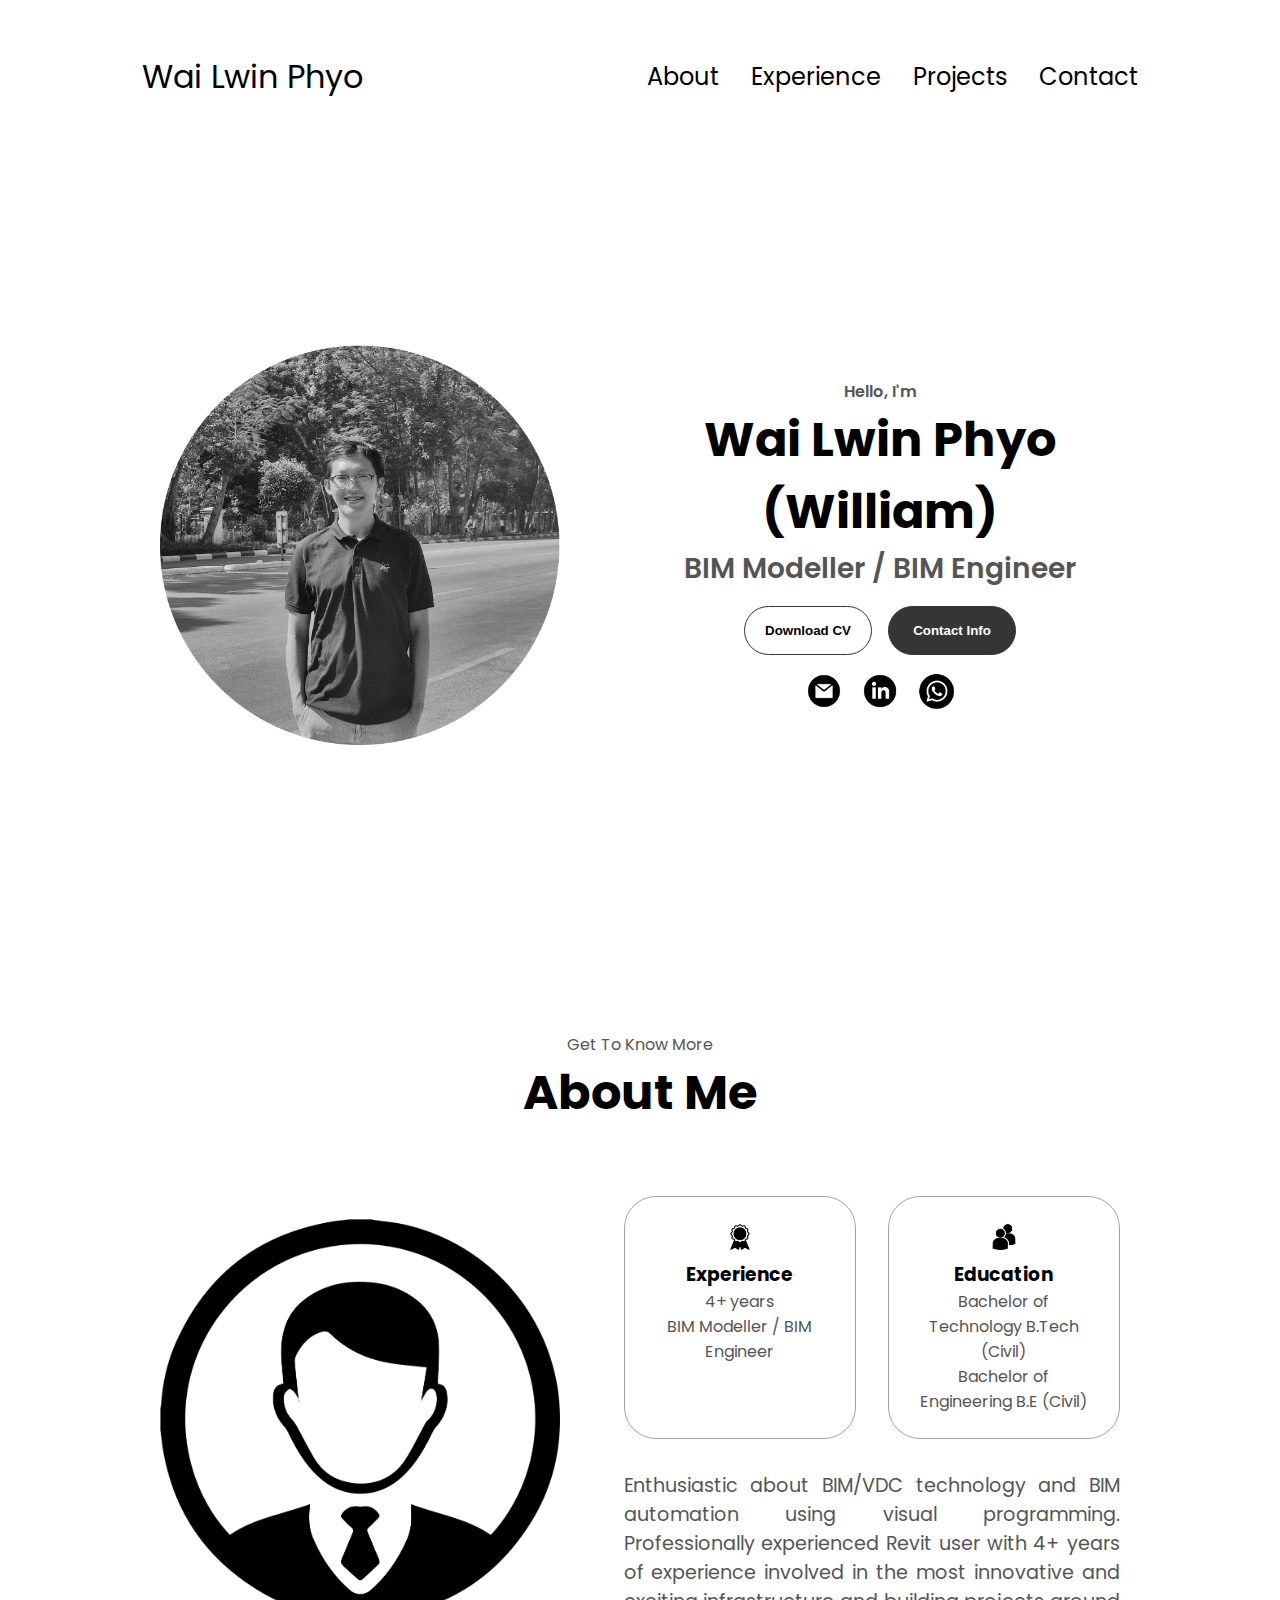
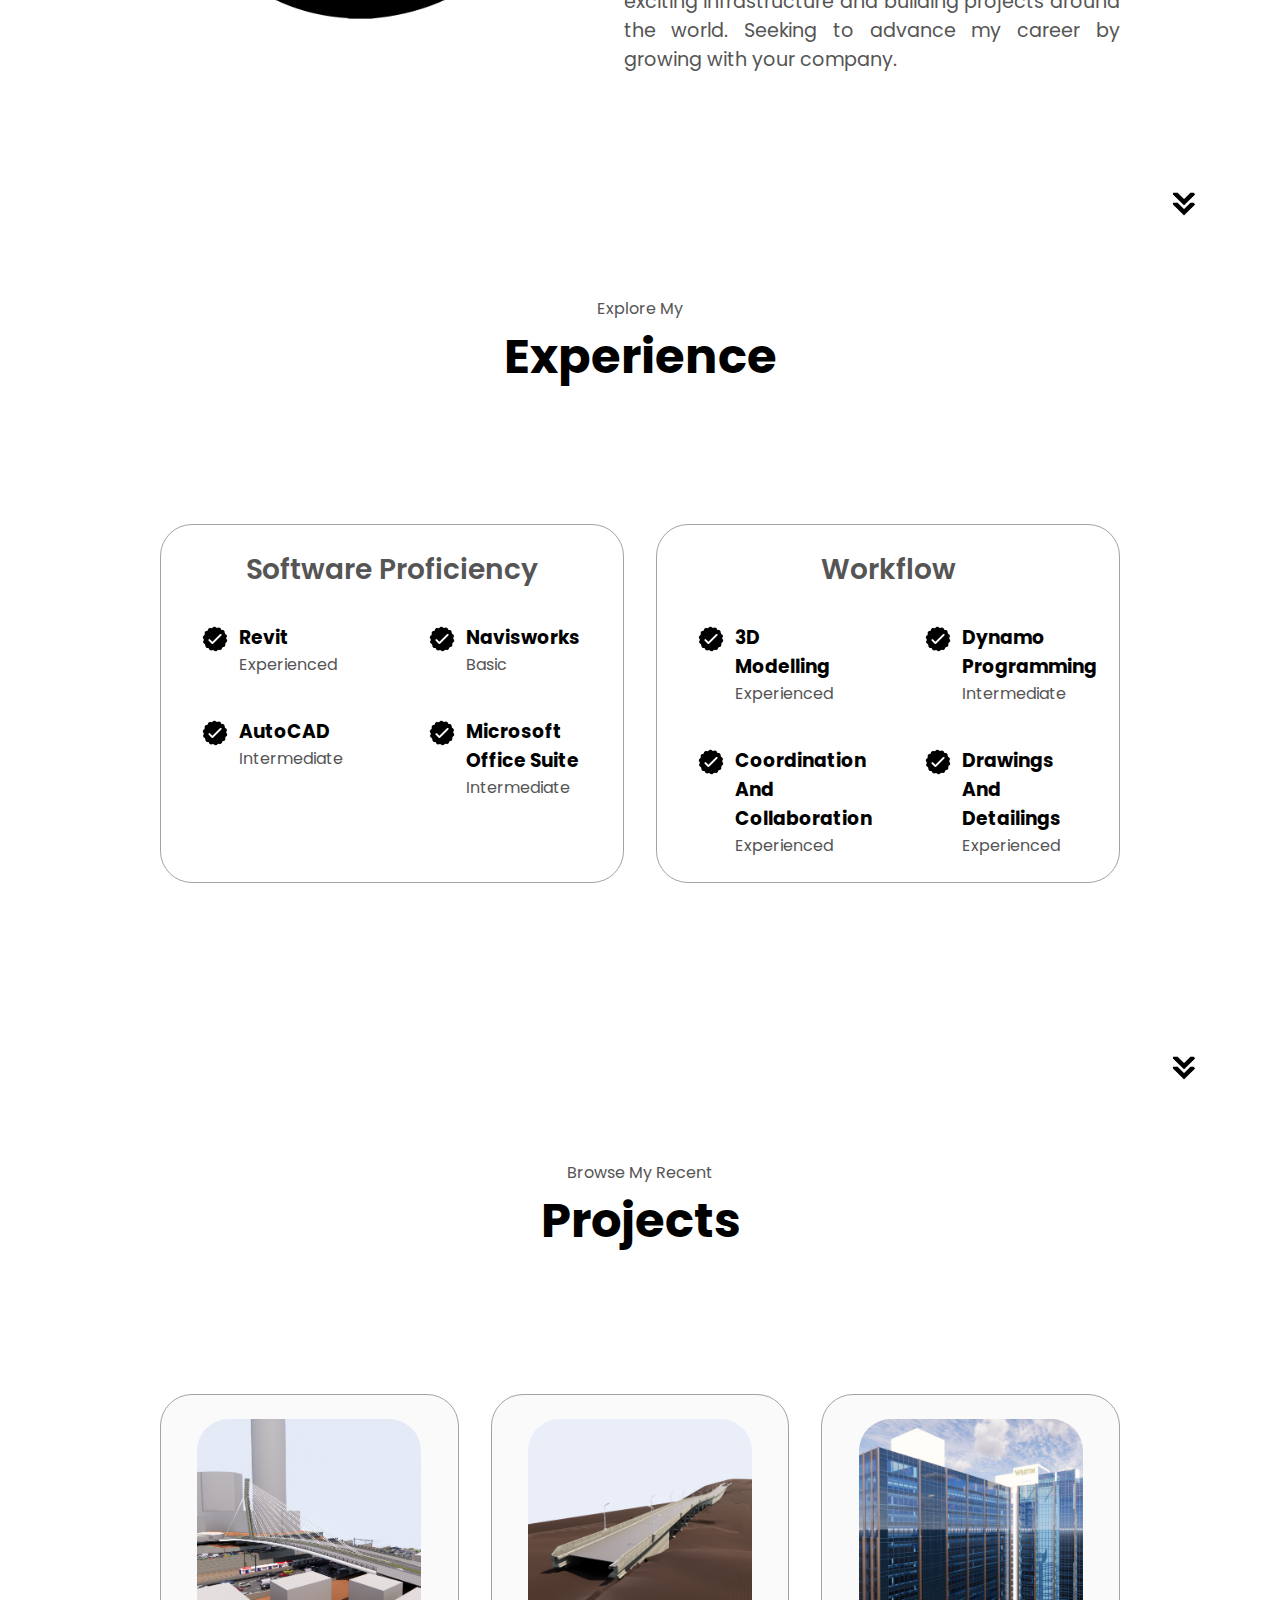
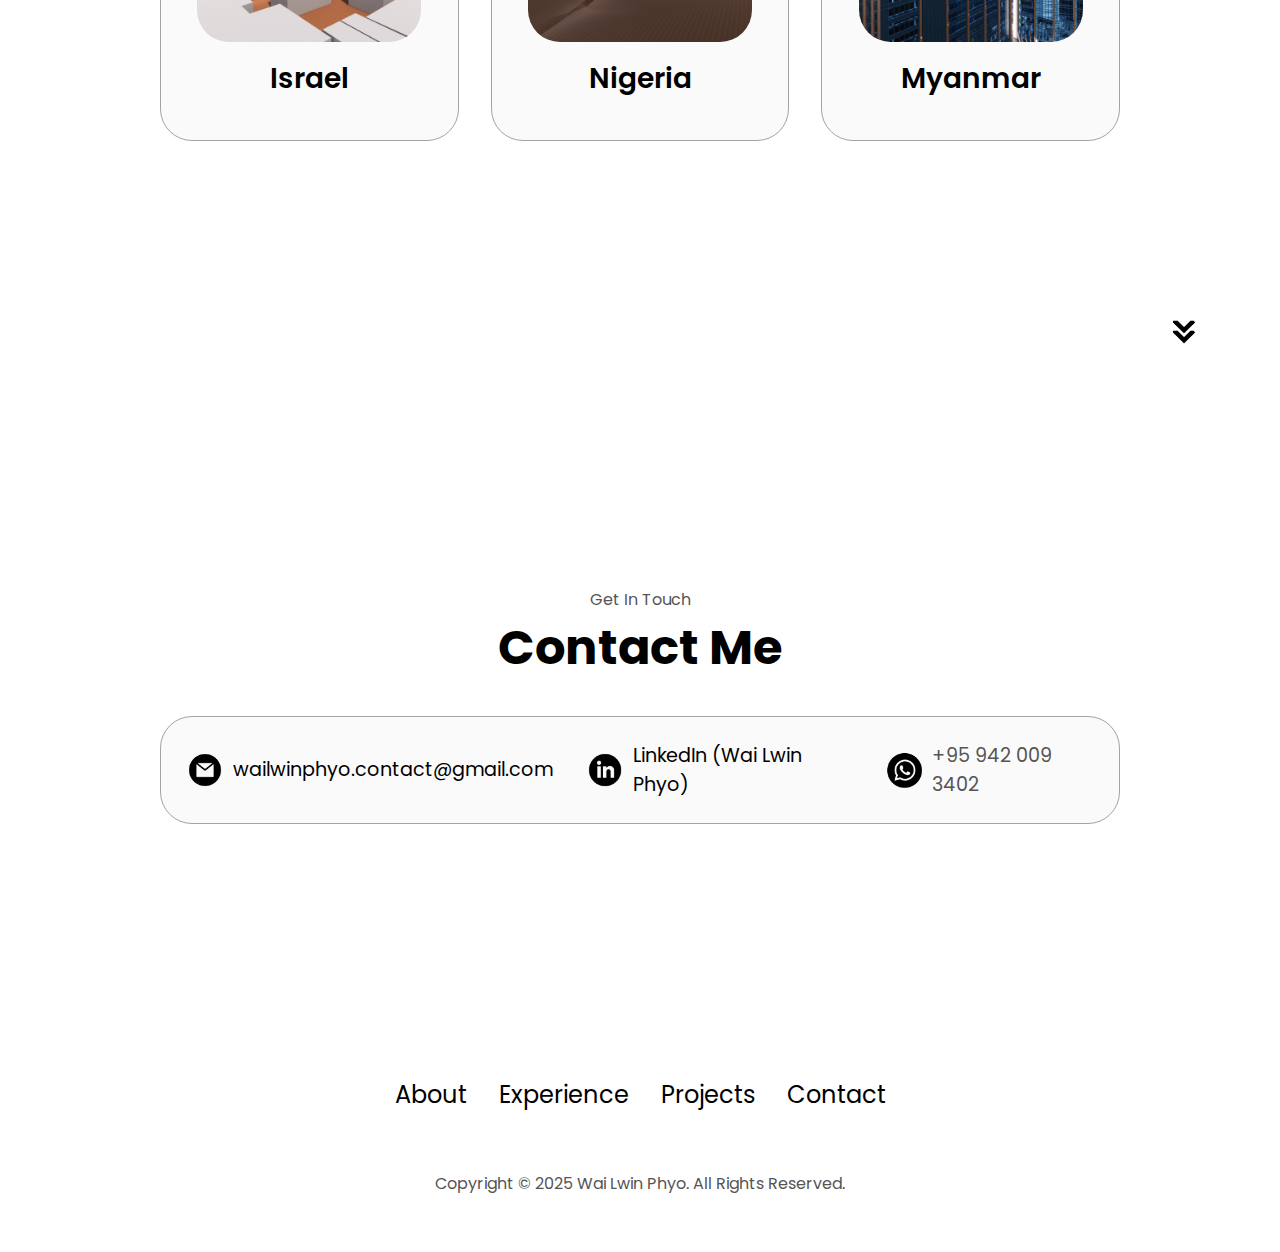
<file: index.html>
<!DOCTYPE html>
<html lang="en">
    <head>
    <meta charset="UTF-8">
    <meta name="viewport" content="width=device-width, initial-scale=1.0">
    <title>My Portfolio</title>
    <link rel="stylesheet" href="style.css">
    <link rel="stylesheet" href="mediaqueries.css">
    </head>
    <body>
    <nav id="desktop-nav">
        <div class="logo">Wai Lwin Phyo</div>
        <div>
            <ul class="nav-links">
                <li><a href="#about">About</a></li>
                <li><a href="#experience">Experience</a></li>
                <li><a href="#projects">Projects</a></li>
                <li><a href="#contact">Contact</a></li>
            </ul>
        </div>
    </nav>
    <nav id="hamburger-nav">
        <div class="logo">Wai Lwin Phyo</div>
        <div class="hamburger-menu">
            <div class="hamburger-icon" onclick="toggleMenu()">
            <span></span>
            <span></span>
            <span></span>
        </div>
        <div class="menu-links">
            <li><a href="#about" onclick="toggleMenu()">About</a></li>
            <li><a href="#experience" onclick="toggleMenu()">Experience</a></li>
            <li><a href="#projects" onclick="toggleMenu()">Projects</a></li>
            <li><a href="#contact" onclick="toggleMenu()">Contact</a></li>
        </div>
        </div>
    </nav>
    <section id="profile">
        <div class="section__pic-container">
            <img src="./assets/My Profile Circle.png" alt="Wai Lwin Phyo profile picture">
        </div>
        <div class="section__text">
            <p class="section__text__p1">Hello, I'm</p>
            <h1 class="title">Wai Lwin Phyo (William)</h1>
            <p class="section__text__p2">BIM Modeller / BIM Engineer</p>
            <div class="btn-container">
                <button class="btn btn-color-2" onclick="window.open('./assets/CV_Wai Lwin Phyo.pdf')">Download CV</button>
                <button class="btn btn-color-1" onclick="location.href='./#contact'">Contact Info</button>
            </div>
            <div id="socials-container">
                <img src="./assets/email.png" alt="My email address" class="icon email-icon" onclick="location.href='mailto:wailwinphyo.contact@gmail.com'">
                <img src="./assets/linkedin.png" alt="My LinkedIn profile" class="icon email-icon" onclick="location.href='https://www.linkedin.com/in/wai-lwin-phyo-a63989192?utm_source=share&utm_campaign=share_via&utm_content=profile&utm_medium=ios_app'">
                <img src="./assets/whatsapp.png" alt="My Whatsapp" class="icon email-icon" onclick="location.href='https://wa.me/+959420093402'">
            </div>
        </div>
    </section>
    <section id="about">
        <p class="section__text__p1">Get To Know More</p>
        <h1 class="title">About Me</h1>
        <div class="section-container">
            <div class="section__pic-container">
                <img src="./assets/aboutme.png" alt="Profile picture" class="about-pic">
            </div>
            <div class="about-details-container">
                <div class="about-containers">
                    <div class="details-container">
                        <img src="./assets/experience.png" alt="Experience icon" class="icon">
                        <h3>Experience</h3>
                        <p>4+ years <br />BIM Modeller / BIM Engineer</p>
                    </div>
                    <div class="details-container">
                        <img src="./assets/education.png" alt="Education icon" class="icon">
                        <h3>Education</h3>
                        <p>Bachelor of Technology B.Tech (Civil)</p>
                        <p>Bachelor of Engineering B.E (Civil)</p>
                    </div>
                </div>
                <div class="text-container">
                    <p>Enthusiastic about BIM/VDC technology and BIM automation using visual programming.
                        Professionally experienced Revit user with 4+ years of experience involved
                        in the most innovative and exciting infrastructure and building projects around the world.
                        Seeking to advance my career by growing with your company.</p>
                </div>
            </div>
        </div>
        <img src="./assets/arrow.png" alt="Arrow icon" class="icon arrow" onclick="location.href='./#experience'">
    </section>
    <section id="experience">
        <p class="section__text__p1">Explore My</p>
        <h1 class="title">Experience</h1>
        <div class="experience-details-container">
            <div class="about-containers">
                <div class="details-container">
                    <h2 class="experience-sub-title">Software Proficiency</h2>
                    <div class="article-container">
                        <article>
                            <img src="./assets/checkmark.png" alt="Experience icon" class="icon">
                            <div>
                                <h3>Revit</h3>
                                <p>Experienced</p>
                            </div>
                        </article>
                        <article>
                            <img src="./assets/checkmark.png" alt="Experience icon" class="icon">
                            <div>
                                <h3>Navisworks</h3>
                                <p>Basic</p>
                            </div>
                        </article>
                        <article>
                            <img src="./assets/checkmark.png" alt="Experience icon" class="icon">
                            <div>
                                <h3>AutoCAD</h3>
                                <p>Intermediate</p>
                            </div>
                        </article>
                        <article>
                            <img src="./assets/checkmark.png" alt="Experience icon" class="icon">
                            <div>
                                <h3>Microsoft Office Suite</h3>
                                <p>Intermediate</p>
                            </div>
                        </article>
                    </div>
                </div>
                <div class="details-container">
                    <h2 class="experience-sub-title">Workflow</h2>
                    <div class="article-container">
                        <article>
                            <img src="./assets/checkmark.png" alt="Experience icon" class="icon">
                            <div>
                                <h3>3D Modelling</h3>
                                <p>Experienced</p>
                            </div>
                        </article>
                        <article>
                            <img src="./assets/checkmark.png" alt="Experience icon" class="icon">
                            <div>
                                <h3>Dynamo Programming</h3>
                                <p>Intermediate</p>
                            </div>
                        </article>
                        <article>
                            <img src="./assets/checkmark.png" alt="Experience icon" class="icon">
                            <div>
                                <h3>Coordination And Collaboration</h3>
                                <p>Experienced</p>
                            </div>
                        </article>
                        <article>
                            <img src="./assets/checkmark.png" alt="Experience icon" class="icon">
                            <div>
                                <h3>Drawings And Detailings</h3>
                                <p>Experienced</p>
                            </div>
                        </article>
                    </div>
                </div>
            </div>
        </div>
        <img src="./assets/arrow.png" alt="Arrow icon" class="icon arrow" onclick="location.href='./#projects'">
    </section>
    <section id="projects">
        <p class="section__text__p1">Browse My Recent</p>
        <h1 class="title">Projects</h1>
        <div class="experience-details-container">
            <div class="about-containers">
            <div class="details-container color-container">
                <div class="article-container">
                    <img src="./assets/Project 1.png" alt="Project 1" class="project-img">
                </div>
                <h2 class="experience-sub-title project-title"><a href="israelprojects.html">Israel</a></h2>
            </div>
            <div class="details-container color-container">
                <div class="article-container">
                    <img src="./assets/Project 2.png" alt="Project 2" class="project-img">
                </div>
                <h2 class="experience-sub-title project-title"><a href="nigeriaprojects.html">Nigeria</a></h2>
            </div>
            <div class="details-container color-container">
                <div class="article-container">
                    <img src="./assets/Project 3.png" alt="Project 3" class="project-img">
                </div>
                <h2 class="experience-sub-title project-title"><a href="myanmarprojects.html">Myanmar</a></h2>
            </div>
        </div>
        </div>
        <img src="./assets/arrow.png" alt="Arrow icon" class="icon arrow" onclick="location.href='./#contact'">
    </section>
    <SECTION id="contact">
        <p class="section__text__p1">Get In Touch</p>
        <h1 class="title">Contact Me</h1>
        <div class="contact-info-upper-container">
            <div class="contact-info-container">
                <img src="./assets/email.png" alt="mail icon" class="icon contact-icon email-icon">
                <p><a href="mailto:wailwinphyo.contact@gmail.com">wailwinphyo.contact@gmail.com</a></p>
            </div>
            <div class="contact-info-container">
                <img src="./assets/linkedin.png" alt="LinkedIn icon" class="icon contact-icon email-icon">
                <p><a href="https://www.linkedin.com/in/wai-lwin-phyo-a63989192?utm_source=share&utm_campaign=share_via&utm_content=profile&utm_medium=ios_app">LinkedIn (Wai Lwin Phyo)</a></p>
            </div>
            <div class="contact-info-container">
                <img src="./assets/whatsapp.png" alt="Whatsapp icon" class="icon contact-icon email-icon">
                <p>+95 942 009 3402</p>
            </div>
        </div>
    </SECTION>
    <footer>
        <nav>
            <div class="nav-links-container">
                <ul class="nav-links">
                    <li><a href="#about">About</a></li>
                    <li><a href="#experience">Experience</a></li>
                    <li><a href="#projects">Projects</a></li>
                    <li><a href="#contact">Contact</a></li>
                </ul>
            </div>
        </nav>
        <p>Copyright &#169; 2025 Wai Lwin Phyo. All Rights Reserved.</p>
    </footer>
    <script src="script.js"></script>
    </body>
</html>
</file>
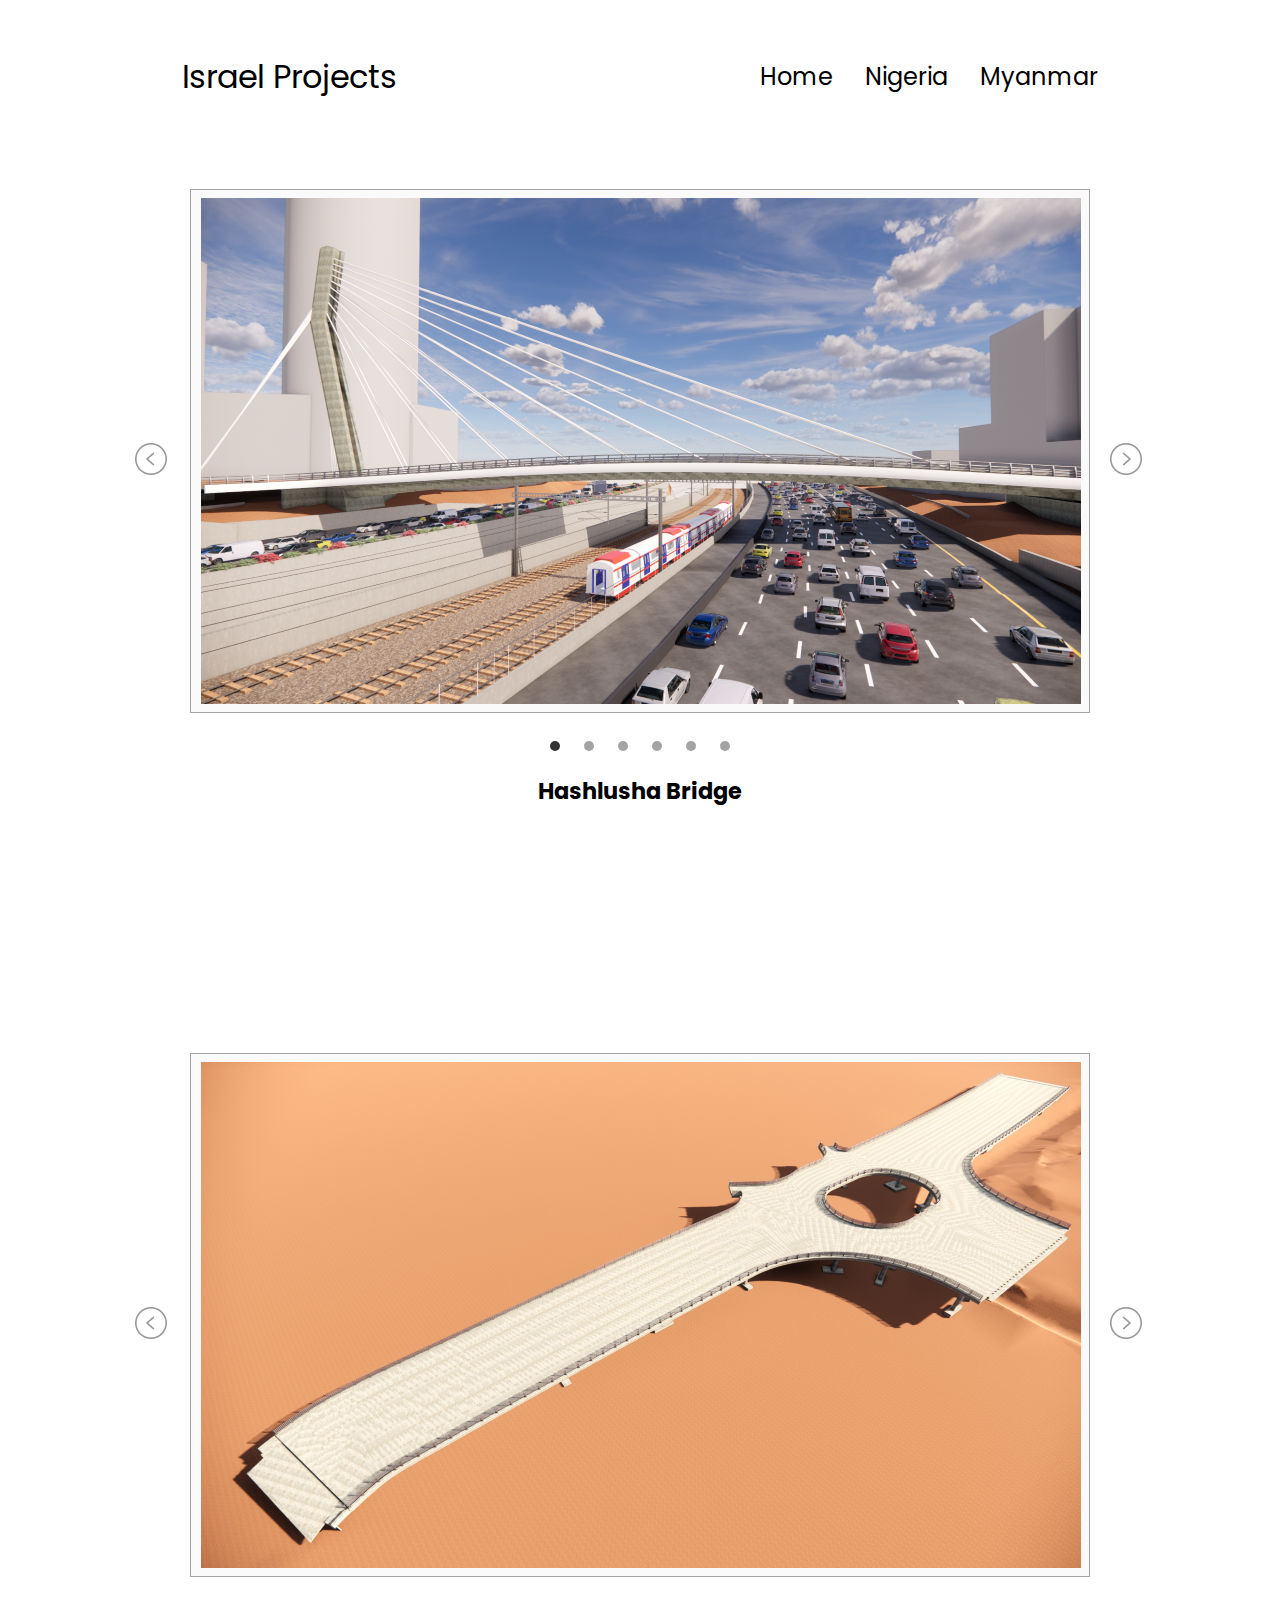
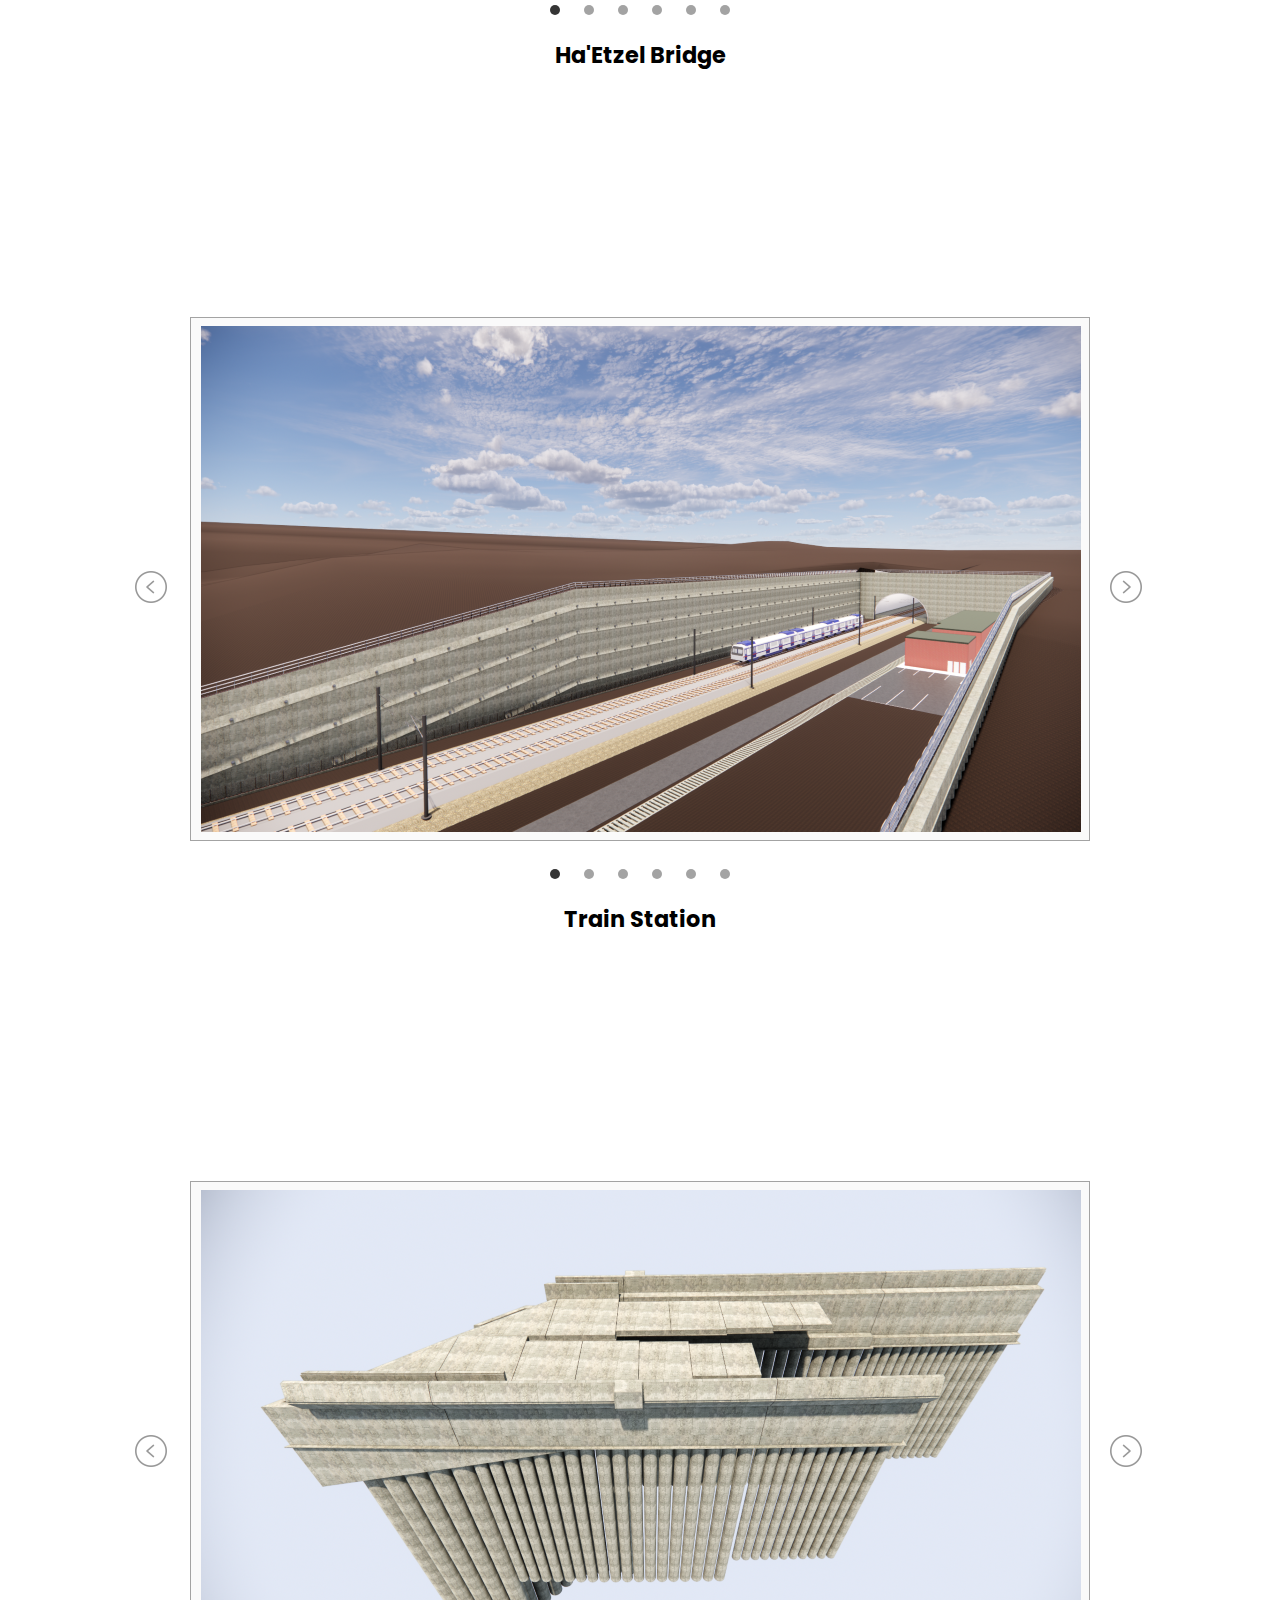
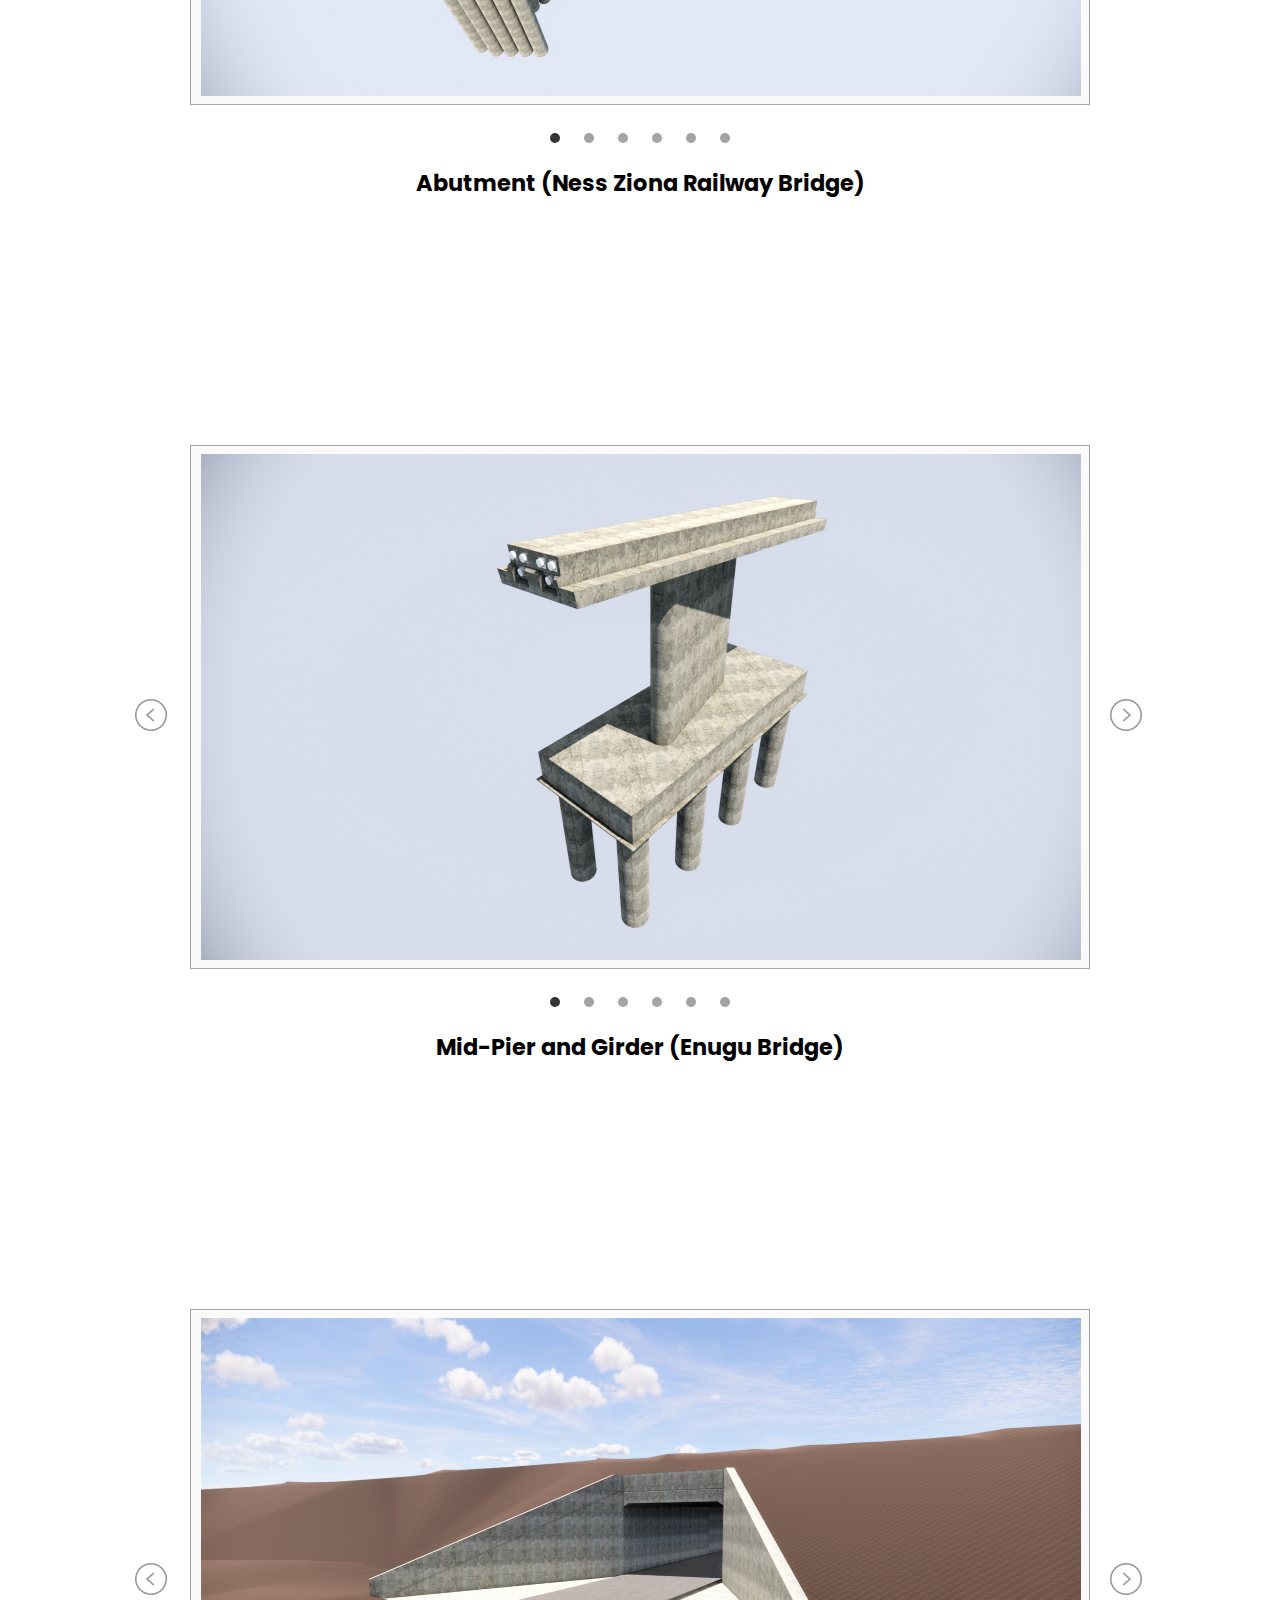
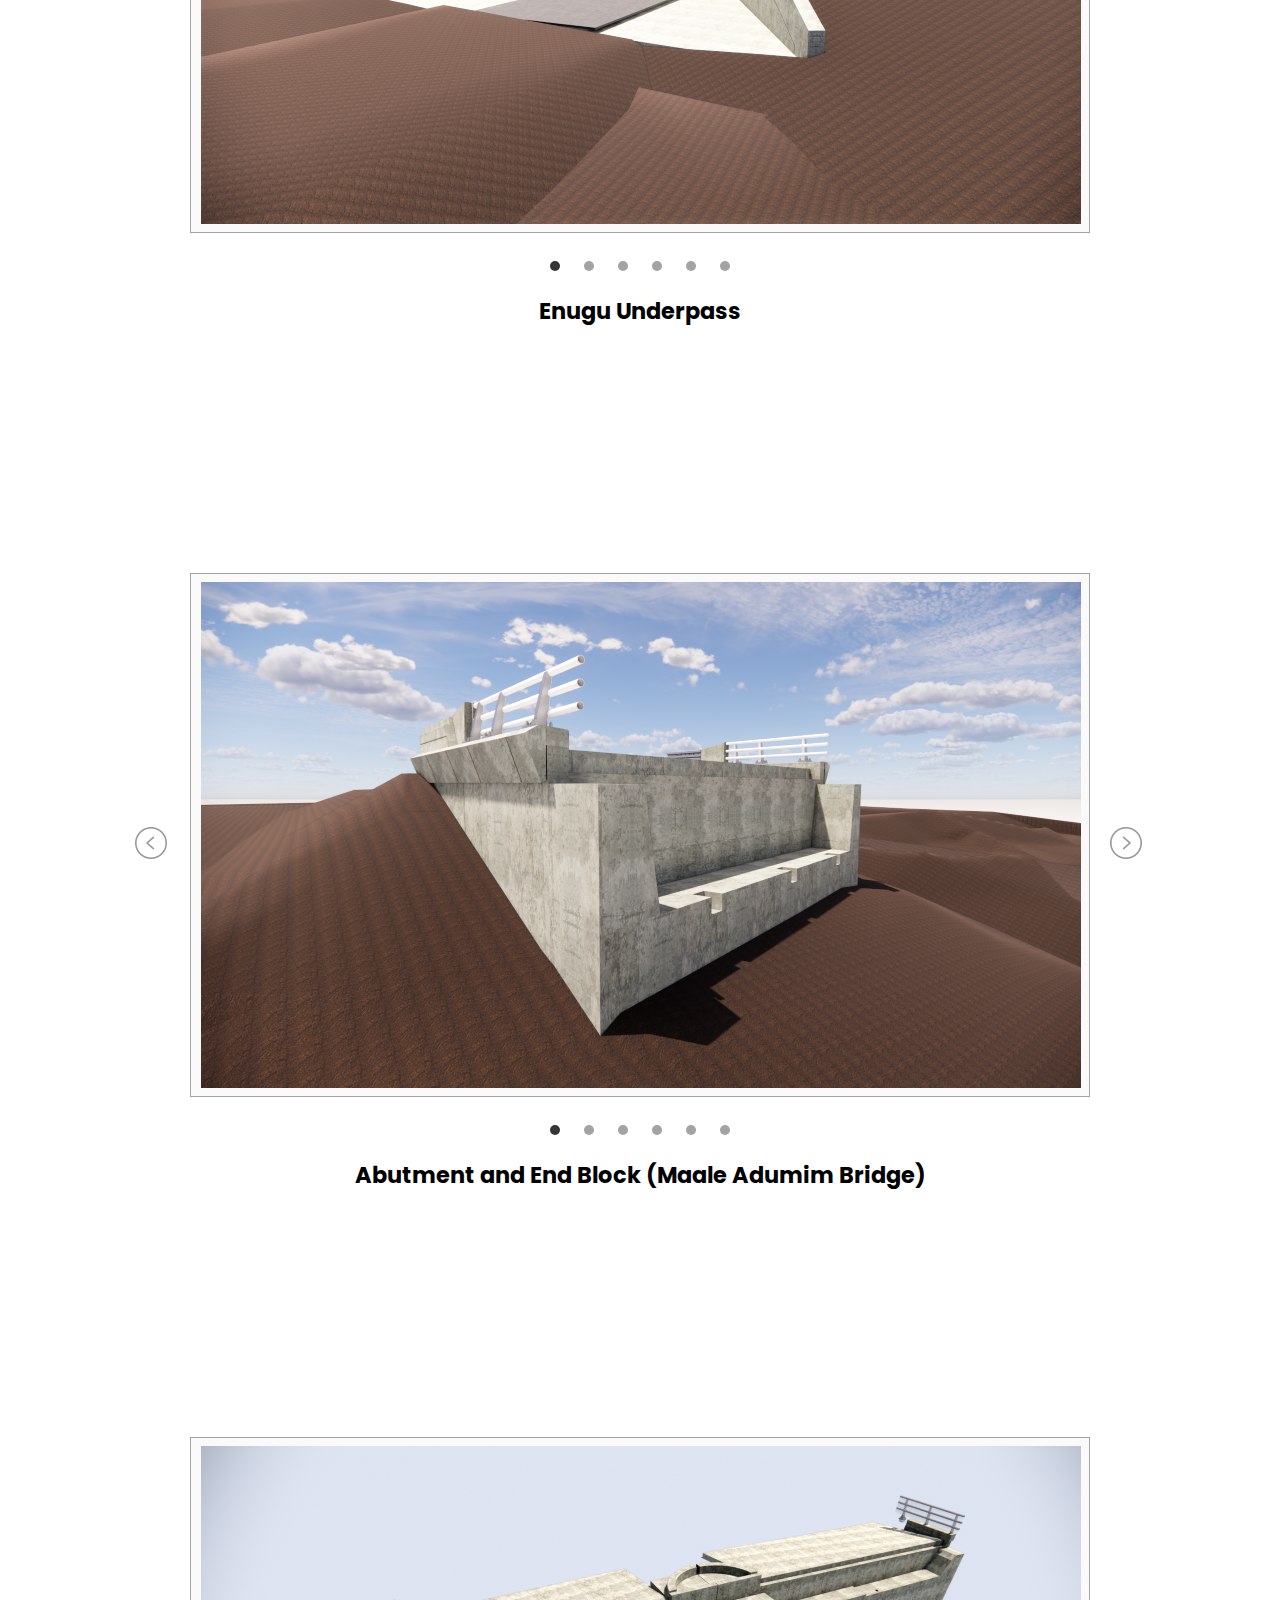
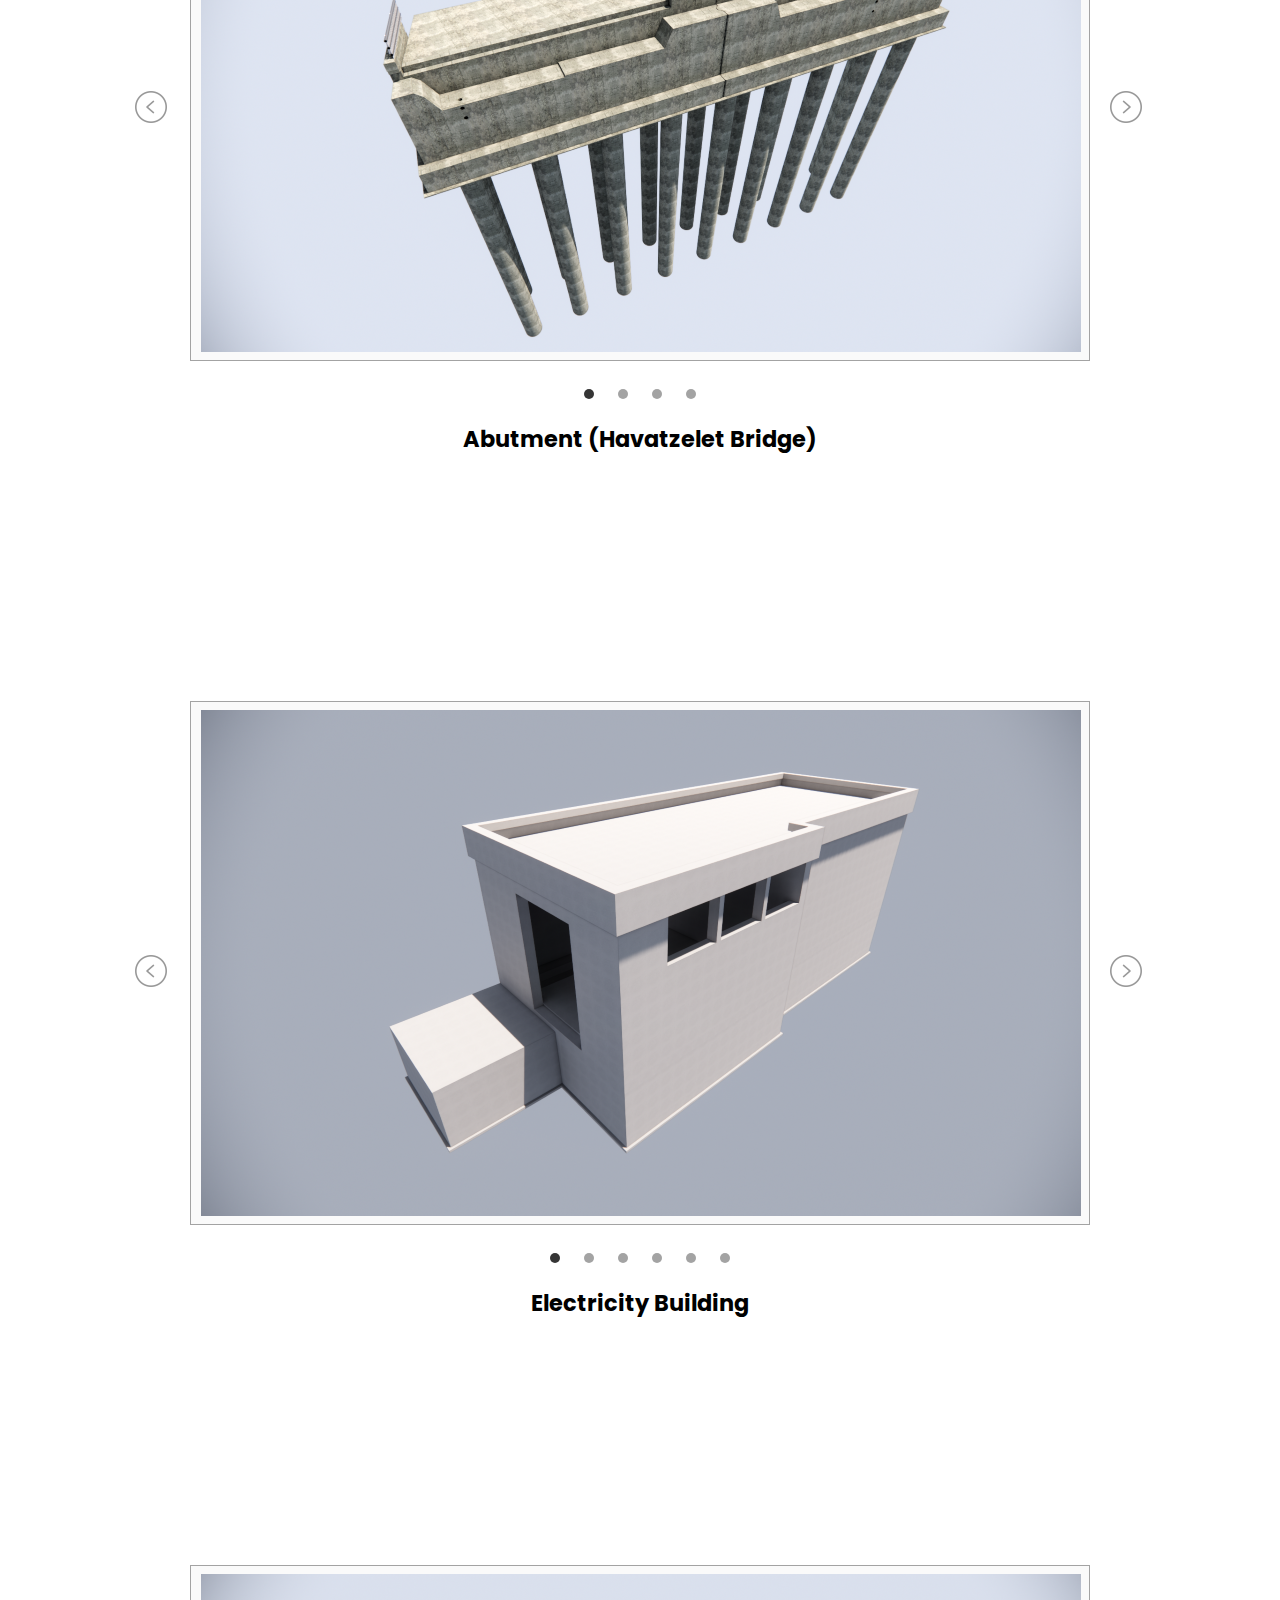
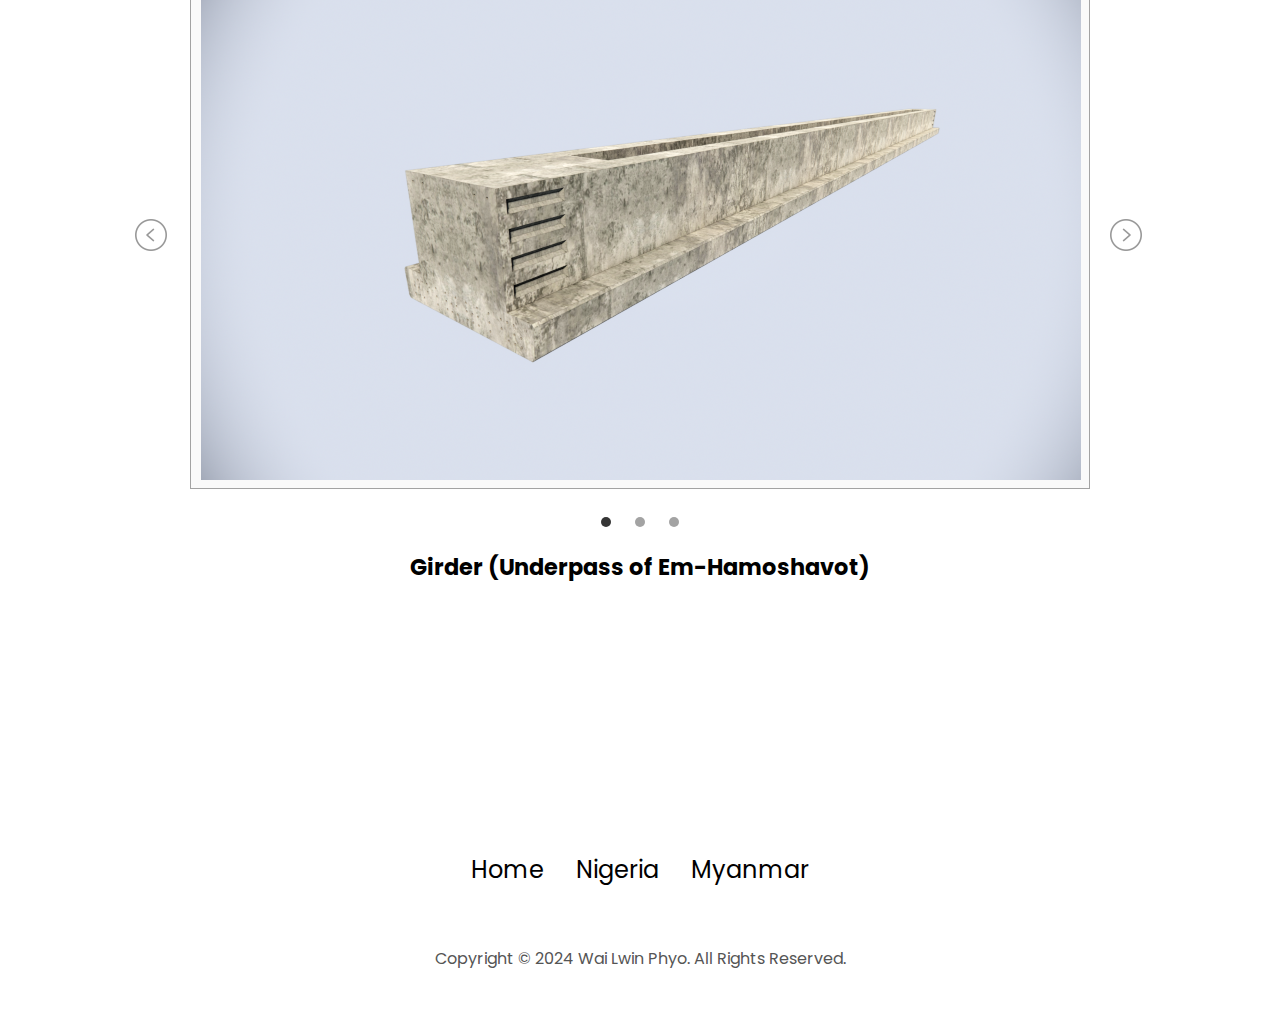
<file: israelprojects.html>
<!DOCTYPE html>
<html lang="en">
    <head>
    <meta charset="UTF-8">
    <meta name="viewport" content="width=device-width, initial-scale=1.0">
    <title>Israel Projects</title>
    <link rel="stylesheet" href="style.css">
    <link rel="stylesheet" href="mediaqueries.css">
    </head>
    <body>
    <nav id="desktop-nav">
        <div class="logo">Israel Projects</div>
        <div>
            <ul class="nav-links">
                <li><a href="index.html">Home</a></li>
                <li><a href="nigeriaprojects.html">Nigeria</a></li>
                <li><a href="myanmarprojects.html">Myanmar</a></li>
            </ul>
        </div>
    </nav>
    <nav id="hamburger-nav">
        <div class="logo">Israel Projects</div>
        <div class="hamburger-menu">
            <div class="hamburger-icon" onclick="toggleMenu()">
            <span></span>
            <span></span>
            <span></span>
        </div>
        <div class="menu-links">
            <li><a href="index.html" onclick="toggleMenu()">Home</a></li>
            <li><a href="nigeriaprojects.html" onclick="toggleMenu()">Nigeria</a></li>
            <li><a href="myanmarprojects.html" onclick="toggleMenu()">Myanmar</a></li>
        </div>
        </div>
    </nav>
    <section id="xabout001">
        <div id="slider">
            <input type="radio" name="slider" id="slide001" checked>
            <input type="radio" name="slider" id="slide002">
            <input type="radio" name="slider" id="slide003">
            <input type="radio" name="slider" id="slide004">
            <input type="radio" name="slider" id="slide005">
            <input type="radio" name="slider" id="slide006">
            <div id="slides">
                <div id="overflow">
                    <div class="inner">
                        <div class="slide slide_001">
                            <div class="slide-content">
                                <img src="./assets/Israel Projects/2213_Hashlusha Bridge/2213_01.png" alt="2213_01">
                            </div>
                        </div>
                        <div class="slide slide_002">
                            <div class="slide-content">
                                <img src="./assets/Israel Projects/2213_Hashlusha Bridge/2213_02.png" alt="2213_02">
                            </div>
                        </div>
                        <div class="slide slide_003">
                            <div class="slide-content">
                                <img src="./assets/Israel Projects/2213_Hashlusha Bridge/2213_03.png" alt="2213_03">
                            </div>
                        </div>
                        <div class="slide slide_004">
                            <div class="slide-content">
                                <img src="./assets/Israel Projects/2213_Hashlusha Bridge/2213_04.png" alt="2213_04">
                            </div>
                        </div>
                        <div class="slide slide_005">
                            <div class="slide-content">
                                <img src="./assets/Israel Projects/2213_Hashlusha Bridge/2213_05.png" alt="2213_05">
                            </div>
                        </div>
                        <div class="slide slide_006">
                            <div class="slide-content">
                                <img src="./assets/Israel Projects/2213_Hashlusha Bridge/2213_06.png" alt="2213_06">
                            </div>
                        </div>
                    </div>
                </div>
            </div>
            <div id="controls">
                <label for="slide001"></label>
                <label for="slide002"></label>
                <label for="slide003"></label>
                <label for="slide004"></label>
                <label for="slide005"></label>
                <label for="slide006"></label>
            </div>
            <div id="bullets">
                <label for="slide001"></label>
                <label for="slide002"></label>
                <label for="slide003"></label>
                <label for="slide004"></label>
                <label for="slide005"></label>
                <label for="slide006"></label>
            </div>
        </div>
        <div class="xtext-container">
            <h3>Hashlusha Bridge</h3>
        </div>
    </section>
    <section id="xabout002">
        <div id="slider002">
            <input type="radio" name="slider002" id="slide011" checked>
            <input type="radio" name="slider002" id="slide012">
            <input type="radio" name="slider002" id="slide013">
            <input type="radio" name="slider002" id="slide014">
            <input type="radio" name="slider002" id="slide015">
            <input type="radio" name="slider002" id="slide016">
            <div id="slides002">
                <div id="overflow002">
                    <div class="inner002">
                        <div class="slide002 slide_011">
                            <div class="slide-content">
                                <img src="./assets/Israel Projects/1811_Ha'Etzel Bridge/1811_01.png" alt="1811_01">
                            </div>
                        </div>
                        <div class="slide002 slide_012">
                            <div class="slide-content">
                                <img src="./assets/Israel Projects/1811_Ha'Etzel Bridge/1811_02.png" alt="1811_02">
                            </div>
                        </div>
                        <div class="slide002 slide_013">
                            <div class="slide-content">
                                <img src="./assets/Israel Projects/1811_Ha'Etzel Bridge/1811_03.png" alt="1811_03">
                            </div>
                        </div>
                        <div class="slide002 slide_014">
                            <div class="slide-content">
                                <img src="./assets/Israel Projects/1811_Ha'Etzel Bridge/1811_04.png" alt="1811_04">
                            </div>
                        </div>
                        <div class="slide002 slide_015">
                            <div class="slide-content">
                                <img src="./assets/Israel Projects/1811_Ha'Etzel Bridge/1811_05.png" alt="1811_05">
                            </div>
                        </div>
                        <div class="slide002 slide_016">
                            <div class="slide-content">
                                <img src="./assets/Israel Projects/1811_Ha'Etzel Bridge/1811_06.png" alt="1811_06">
                            </div>
                        </div>
                    </div>
                </div>
            </div>
            <div id="controls002">
                <label for="slide011"></label>
                <label for="slide012"></label>
                <label for="slide013"></label>
                <label for="slide014"></label>
                <label for="slide015"></label>
                <label for="slide016"></label>
            </div>
            <div id="bullets002">
                <label for="slide011"></label>
                <label for="slide012"></label>
                <label for="slide013"></label>
                <label for="slide014"></label>
                <label for="slide015"></label>
                <label for="slide016"></label>
            </div>
        </div>
        <div class="xtext-container">
            <h3>Ha'Etzel Bridge</h3>
        </div>
    </section>
    <section id="xabout003">
        <div id="slider003">
            <input type="radio" name="slider003" id="slide021" checked>
            <input type="radio" name="slider003" id="slide022">
            <input type="radio" name="slider003" id="slide023">
            <input type="radio" name="slider003" id="slide024">
            <input type="radio" name="slider003" id="slide025">
            <input type="radio" name="slider003" id="slide026">
            <div id="slides003">
                <div id="overflow003">
                    <div class="inner003">
                        <div class="slide003 slide_021">
                            <div class="slide-content">
                                <img src="./assets/Israel Projects/1812_Train Station/1812_01.png" alt="1812_01">
                            </div>
                        </div>
                        <div class="slide003 slide_022">
                            <div class="slide-content">
                                <img src="./assets/Israel Projects/1812_Train Station/1812_02.png" alt="1812_02">
                            </div>
                        </div>
                        <div class="slide003 slide_023">
                            <div class="slide-content">
                                <img src="./assets/Israel Projects/1812_Train Station/1812_03.png" alt="1812_03">
                            </div>
                        </div>
                        <div class="slide003 slide_024">
                            <div class="slide-content">
                                <img src="./assets/Israel Projects/1812_Train Station/1812_04.png" alt="1812_04">
                            </div>
                        </div>
                        <div class="slide003 slide_025">
                            <div class="slide-content">
                                <img src="./assets/Israel Projects/1812_Train Station/1812_05.png" alt="1812_05">
                            </div>
                        </div>
                        <div class="slide003 slide_026">
                            <div class="slide-content">
                                <img src="./assets/Israel Projects/1812_Train Station/1812_06.png" alt="1812_06">
                            </div>
                        </div>
                    </div>
                </div>
            </div>
            <div id="controls003">
                <label for="slide021"></label>
                <label for="slide022"></label>
                <label for="slide023"></label>
                <label for="slide024"></label>
                <label for="slide025"></label>
                <label for="slide026"></label>
            </div>
            <div id="bullets003">
                <label for="slide021"></label>
                <label for="slide022"></label>
                <label for="slide023"></label>
                <label for="slide024"></label>
                <label for="slide025"></label>
                <label for="slide026"></label>
            </div>
        </div>
        <div class="xtext-container">
            <h3>Train Station</h3>
        </div>
    </section>
    <section id="xabout004">
        <div id="slider004">
            <input type="radio" name="slider004" id="slide031" checked>
            <input type="radio" name="slider004" id="slide032">
            <input type="radio" name="slider004" id="slide033">
            <input type="radio" name="slider004" id="slide034">
            <input type="radio" name="slider004" id="slide035">
            <input type="radio" name="slider004" id="slide036">
            <div id="slides004">
                <div id="overflow004">
                    <div class="inner004">
                        <div class="slide004 slide_031">
                            <div class="slide-content">
                                <img src="./assets/Israel Projects/1111_Ness Ziona Railway Bridge/1111_01.png" alt="1111_01">
                            </div>
                        </div>
                        <div class="slide004 slide_032">
                            <div class="slide-content">
                                <img src="./assets/Israel Projects/1111_Ness Ziona Railway Bridge/1111_02.png" alt="1111_02">
                            </div>
                        </div>
                        <div class="slide004 slide_033">
                            <div class="slide-content">
                                <img src="./assets/Israel Projects/1111_Ness Ziona Railway Bridge/1111_03.png" alt="1111_03">
                            </div>
                        </div>
                        <div class="slide004 slide_034">
                            <div class="slide-content">
                                <img src="./assets/Israel Projects/1111_Ness Ziona Railway Bridge/1111_04.png" alt="1111_04">
                            </div>
                        </div>
                        <div class="slide004 slide_035">
                            <div class="slide-content">
                                <img src="./assets/Israel Projects/1111_Ness Ziona Railway Bridge/1111_05.png" alt="1111_05">
                            </div>
                        </div>
                        <div class="slide004 slide_036">
                            <div class="slide-content">
                                <img src="./assets/Israel Projects/1111_Ness Ziona Railway Bridge/1111_06.png" alt="1111_06">
                            </div>
                        </div>
                    </div>
                </div>
            </div>
            <div id="controls004">
                <label for="slide031"></label>
                <label for="slide032"></label>
                <label for="slide033"></label>
                <label for="slide034"></label>
                <label for="slide035"></label>
                <label for="slide036"></label>
            </div>
            <div id="bullets004">
                <label for="slide031"></label>
                <label for="slide032"></label>
                <label for="slide033"></label>
                <label for="slide034"></label>
                <label for="slide035"></label>
                <label for="slide036"></label>
            </div>
        </div>
        <div class="xtext-container">
            <h3>Abutment (Ness Ziona Railway Bridge)</h3>
        </div>
    </section>
    <section id="xabout005">
        <div id="slider005">
            <input type="radio" name="slider005" id="slide041" checked>
            <input type="radio" name="slider005" id="slide042">
            <input type="radio" name="slider005" id="slide043">
            <input type="radio" name="slider005" id="slide044">
            <input type="radio" name="slider005" id="slide045">
            <input type="radio" name="slider005" id="slide046">
            <div id="slides005">
                <div id="overflow005">
                    <div class="inner005">
                        <div class="slide005 slide_041">
                            <div class="slide-content">
                                <img src="./assets/Israel Projects/2115_01_Enugu Bridge/2115_01_01.png" alt="2115_01_01">
                            </div>
                        </div>
                        <div class="slide005 slide_042">
                            <div class="slide-content">
                                <img src="./assets/Israel Projects/2115_01_Enugu Bridge/2115_01_02.png" alt="2115_01_02">
                            </div>
                        </div>
                        <div class="slide005 slide_043">
                            <div class="slide-content">
                                <img src="./assets/Israel Projects/2115_01_Enugu Bridge/2115_01_03.png" alt="2115_01_03">
                            </div>
                        </div>
                        <div class="slide005 slide_044">
                            <div class="slide-content">
                                <img src="./assets/Israel Projects/2115_01_Enugu Bridge/2115_01_04.png" alt="2115_01_04">
                            </div>
                        </div>
                        <div class="slide005 slide_045">
                            <div class="slide-content">
                                <img src="./assets/Israel Projects/2115_01_Enugu Bridge/2115_01_05.png" alt="2115_01_05">
                            </div>
                        </div>
                        <div class="slide005 slide_046">
                            <div class="slide-content">
                                <img src="./assets/Israel Projects/2115_01_Enugu Bridge/2115_01_06.png" alt="2115_01_06">
                            </div>
                        </div>
                    </div>
                </div>
            </div>
            <div id="controls005">
                <label for="slide041"></label>
                <label for="slide042"></label>
                <label for="slide043"></label>
                <label for="slide044"></label>
                <label for="slide045"></label>
                <label for="slide046"></label>
            </div>
            <div id="bullets005">
                <label for="slide041"></label>
                <label for="slide042"></label>
                <label for="slide043"></label>
                <label for="slide044"></label>
                <label for="slide045"></label>
                <label for="slide046"></label>
            </div>
        </div>
        <div class="xtext-container">
            <h3>Mid-Pier and Girder (Enugu Bridge)</h3>
        </div>
    </section>
    <section id="xabout006">
        <div id="slider006">
            <input type="radio" name="slider006" id="slide051" checked>
            <input type="radio" name="slider006" id="slide052">
            <input type="radio" name="slider006" id="slide053">
            <input type="radio" name="slider006" id="slide054">
            <input type="radio" name="slider006" id="slide055">
            <input type="radio" name="slider006" id="slide056">
            <div id="slides006">
                <div id="overflow006">
                    <div class="inner006">
                        <div class="slide006 slide_051">
                            <div class="slide-content">
                                <img src="./assets/Israel Projects/2115-02_Enugu Underpass/2115_01.png" alt="2115_01">
                            </div>
                        </div>
                        <div class="slide006 slide_052">
                            <div class="slide-content">
                                <img src="./assets/Israel Projects/2115-02_Enugu Underpass/2115_02.png" alt="2115_02">
                            </div>
                        </div>
                        <div class="slide006 slide_053">
                            <div class="slide-content">
                                <img src="./assets/Israel Projects/2115-02_Enugu Underpass/2115_03.png" alt="2115_03">
                            </div>
                        </div>
                        <div class="slide006 slide_054">
                            <div class="slide-content">
                                <img src="./assets/Israel Projects/2115-02_Enugu Underpass/2115_04.png" alt="2115_04">
                            </div>
                        </div>
                        <div class="slide006 slide_055">
                            <div class="slide-content">
                                <img src="./assets/Israel Projects/2115-02_Enugu Underpass/2115_05.png" alt="2115_05">
                            </div>
                        </div>
                        <div class="slide006 slide_056">
                            <div class="slide-content">
                                <img src="./assets/Israel Projects/2115-02_Enugu Underpass/2115_06.png" alt="2115_06">
                            </div>
                        </div>
                    </div>
                </div>
            </div>
            <div id="controls006">
                <label for="slide051"></label>
                <label for="slide052"></label>
                <label for="slide053"></label>
                <label for="slide054"></label>
                <label for="slide055"></label>
                <label for="slide056"></label>
            </div>
            <div id="bullets006">
                <label for="slide051"></label>
                <label for="slide052"></label>
                <label for="slide053"></label>
                <label for="slide054"></label>
                <label for="slide055"></label>
                <label for="slide056"></label>
            </div>
        </div>
        <div class="xtext-container">
            <h3>Enugu Underpass</h3>
        </div>
    </section>
    <section id="xabout007">
        <div id="slider007">
            <input type="radio" name="slider007" id="slide061" checked>
            <input type="radio" name="slider007" id="slide062">
            <input type="radio" name="slider007" id="slide063">
            <input type="radio" name="slider007" id="slide064">
            <input type="radio" name="slider007" id="slide065">
            <input type="radio" name="slider007" id="slide066">
            <div id="slides007">
                <div id="overflow007">
                    <div class="inner007">
                        <div class="slide007 slide_061">
                            <div class="slide-content">
                                <img src="./assets/Israel Projects/2008_Maale Adumim Bridge/2008_01.png" alt="2008_01">
                            </div>
                        </div>
                        <div class="slide007 slide_062">
                            <div class="slide-content">
                                <img src="./assets/Israel Projects/2008_Maale Adumim Bridge/2008_02.png" alt="2008_02">
                            </div>
                        </div>
                        <div class="slide007 slide_063">
                            <div class="slide-content">
                                <img src="./assets/Israel Projects/2008_Maale Adumim Bridge/2008_03.png" alt="2008_03">
                            </div>
                        </div>
                        <div class="slide007 slide_064">
                            <div class="slide-content">
                                <img src="./assets/Israel Projects/2008_Maale Adumim Bridge/2008_04.png" alt="2008_04">
                            </div>
                        </div>
                        <div class="slide007 slide_065">
                            <div class="slide-content">
                                <img src="./assets/Israel Projects/2008_Maale Adumim Bridge/2008_05.png" alt="2008_05">
                            </div>
                        </div>
                        <div class="slide007 slide_066">
                            <div class="slide-content">
                                <img src="./assets/Israel Projects/2008_Maale Adumim Bridge/2008_06.png" alt="2008_06">
                            </div>
                        </div>
                    </div>
                </div>
            </div>
            <div id="controls007">
                <label for="slide061"></label>
                <label for="slide062"></label>
                <label for="slide063"></label>
                <label for="slide064"></label>
                <label for="slide065"></label>
                <label for="slide066"></label>
            </div>
            <div id="bullets007">
                <label for="slide061"></label>
                <label for="slide062"></label>
                <label for="slide063"></label>
                <label for="slide064"></label>
                <label for="slide065"></label>
                <label for="slide066"></label>
            </div>
        </div>
        <div class="xtext-container">
            <h3>Abutment and End Block (Maale Adumim Bridge)</h3>
        </div>
    </section>
    <section id="xabout008">
        <div id="slider008">
            <input type="radio" name="slider008" id="slide071" checked>
            <input type="radio" name="slider008" id="slide072">
            <input type="radio" name="slider008" id="slide073">
            <input type="radio" name="slider008" id="slide074">
            <div id="slides008">
                <div id="overflow008">
                    <div class="inner008">
                        <div class="slide008 slide_071">
                            <div class="slide-content">
                                <img src="./assets/Israel Projects/2116_Havatzelet Bridge/2116_01.png" alt="2116_01">
                            </div>
                        </div>
                        <div class="slide008 slide_072">
                            <div class="slide-content">
                                <img src="./assets/Israel Projects/2116_Havatzelet Bridge/2116_02.png" alt="2116_02">
                            </div>
                        </div>
                        <div class="slide008 slide_073">
                            <div class="slide-content">
                                <img src="./assets/Israel Projects/2116_Havatzelet Bridge/2116_03.png" alt="2116_03">
                            </div>
                        </div>
                        <div class="slide008 slide_074">
                            <div class="slide-content">
                                <img src="./assets/Israel Projects/2116_Havatzelet Bridge/2116_04.png" alt="2116_04">
                            </div>
                        </div>
                    </div>
                </div>
            </div>
            <div id="controls008">
                <label for="slide071"></label>
                <label for="slide072"></label>
                <label for="slide073"></label>
                <label for="slide074"></label>
            </div>
            <div id="bullets008">
                <label for="slide071"></label>
                <label for="slide072"></label>
                <label for="slide073"></label>
                <label for="slide074"></label>
            </div>
        </div>
        <div class="xtext-container">
            <h3>Abutment (Havatzelet Bridge)</h3>
        </div>
    </section>
    <section id="xabout009">
        <div id="slider009">
            <input type="radio" name="slider009" id="slide081" checked>
            <input type="radio" name="slider009" id="slide082">
            <input type="radio" name="slider009" id="slide083">
            <input type="radio" name="slider009" id="slide084">
            <input type="radio" name="slider009" id="slide085">
            <input type="radio" name="slider009" id="slide086">
            <div id="slides009">
                <div id="overflow009">
                    <div class="inner009">
                        <div class="slide009 slide_081">
                            <div class="slide-content">
                                <img src="./assets/Israel Projects/1205_Electricity Building/1205_01.png" alt="1205_01">
                            </div>
                        </div>
                        <div class="slide009 slide_082">
                            <div class="slide-content">
                                <img src="./assets/Israel Projects/1205_Electricity Building/1205_02.png" alt="1205_02">
                            </div>
                        </div>
                        <div class="slide009 slide_083">
                            <div class="slide-content">
                                <img src="./assets/Israel Projects/1205_Electricity Building/1205_03.png" alt="1205_03">
                            </div>
                        </div>
                        <div class="slide009 slide_084">
                            <div class="slide-content">
                                <img src="./assets/Israel Projects/1205_Electricity Building/1205_04.png" alt="1205_04">
                            </div>
                        </div>
                        <div class="slide009 slide_085">
                            <div class="slide-content">
                                <img src="./assets/Israel Projects/1205_Electricity Building/1205_05.png" alt="1205_05">
                            </div>
                        </div>
                        <div class="slide009 slide_086">
                            <div class="slide-content">
                                <img src="./assets/Israel Projects/1205_Electricity Building/1205_06.png" alt="1205_06">
                            </div>
                        </div>
                    </div>
                </div>
            </div>
            <div id="controls009">
                <label for="slide081"></label>
                <label for="slide082"></label>
                <label for="slide083"></label>
                <label for="slide084"></label>
                <label for="slide085"></label>
                <label for="slide086"></label>
            </div>
            <div id="bullets009">
                <label for="slide081"></label>
                <label for="slide082"></label>
                <label for="slide083"></label>
                <label for="slide084"></label>
                <label for="slide085"></label>
                <label for="slide086"></label>
            </div>
        </div>
        <div class="xtext-container">
            <h3>Electricity Building</h3>
        </div>
    </section>
    <section id="xabout010">
        <div id="slider010">
            <input type="radio" name="slider010" id="slide091" checked>
            <input type="radio" name="slider010" id="slide092">
            <input type="radio" name="slider010" id="slide093">
            <div id="slides010">
                <div id="overflow010">
                    <div class="inner010">
                        <div class="slide010 slide_091">
                            <div class="slide-content">
                                <img src="./assets/Israel Projects/1205-02_Underpass of Em-Hamoshavot/1205_01_01.png" alt="1205_01_01">
                            </div>
                        </div>
                        <div class="slide010 slide_092">
                            <div class="slide-content">
                                <img src="./assets/Israel Projects/1205-02_Underpass of Em-Hamoshavot/1205_01_02.png" alt="1205_01_02">
                            </div>
                        </div>
                        <div class="slide010 slide_093">
                            <div class="slide-content">
                                <img src="./assets/Israel Projects/1205-02_Underpass of Em-Hamoshavot/1205_01_03.png" alt="1205_01_03">
                            </div>
                        </div>
                    </div>
                </div>
            </div>
            <div id="controls010">
                <label for="slide091"></label>
                <label for="slide092"></label>
                <label for="slide093"></label>
            </div>
            <div id="bullets010">
                <label for="slide091"></label>
                <label for="slide092"></label>
                <label for="slide093"></label>
            </div>
        </div>
        <div class="xtext-container">
            <h3>Girder (Underpass of Em-Hamoshavot)</h3>
        </div>
    </section>
    <footer>
        <nav>
            <div class="nav-links-container">
                <ul class="nav-links">
                    <li><a href="index.html">Home</a></li>
                    <li><a href="nigeriaprojects.html">Nigeria</a></li>
                    <li><a href="myanmarprojects.html">Myanmar</a></li>
                </ul>
            </div>
        </nav>
        <p>Copyright &#169; 2024 Wai Lwin Phyo. All Rights Reserved.</p>
    </footer>
    <script src="script.js"></script>
    </body>
</html>
</file>
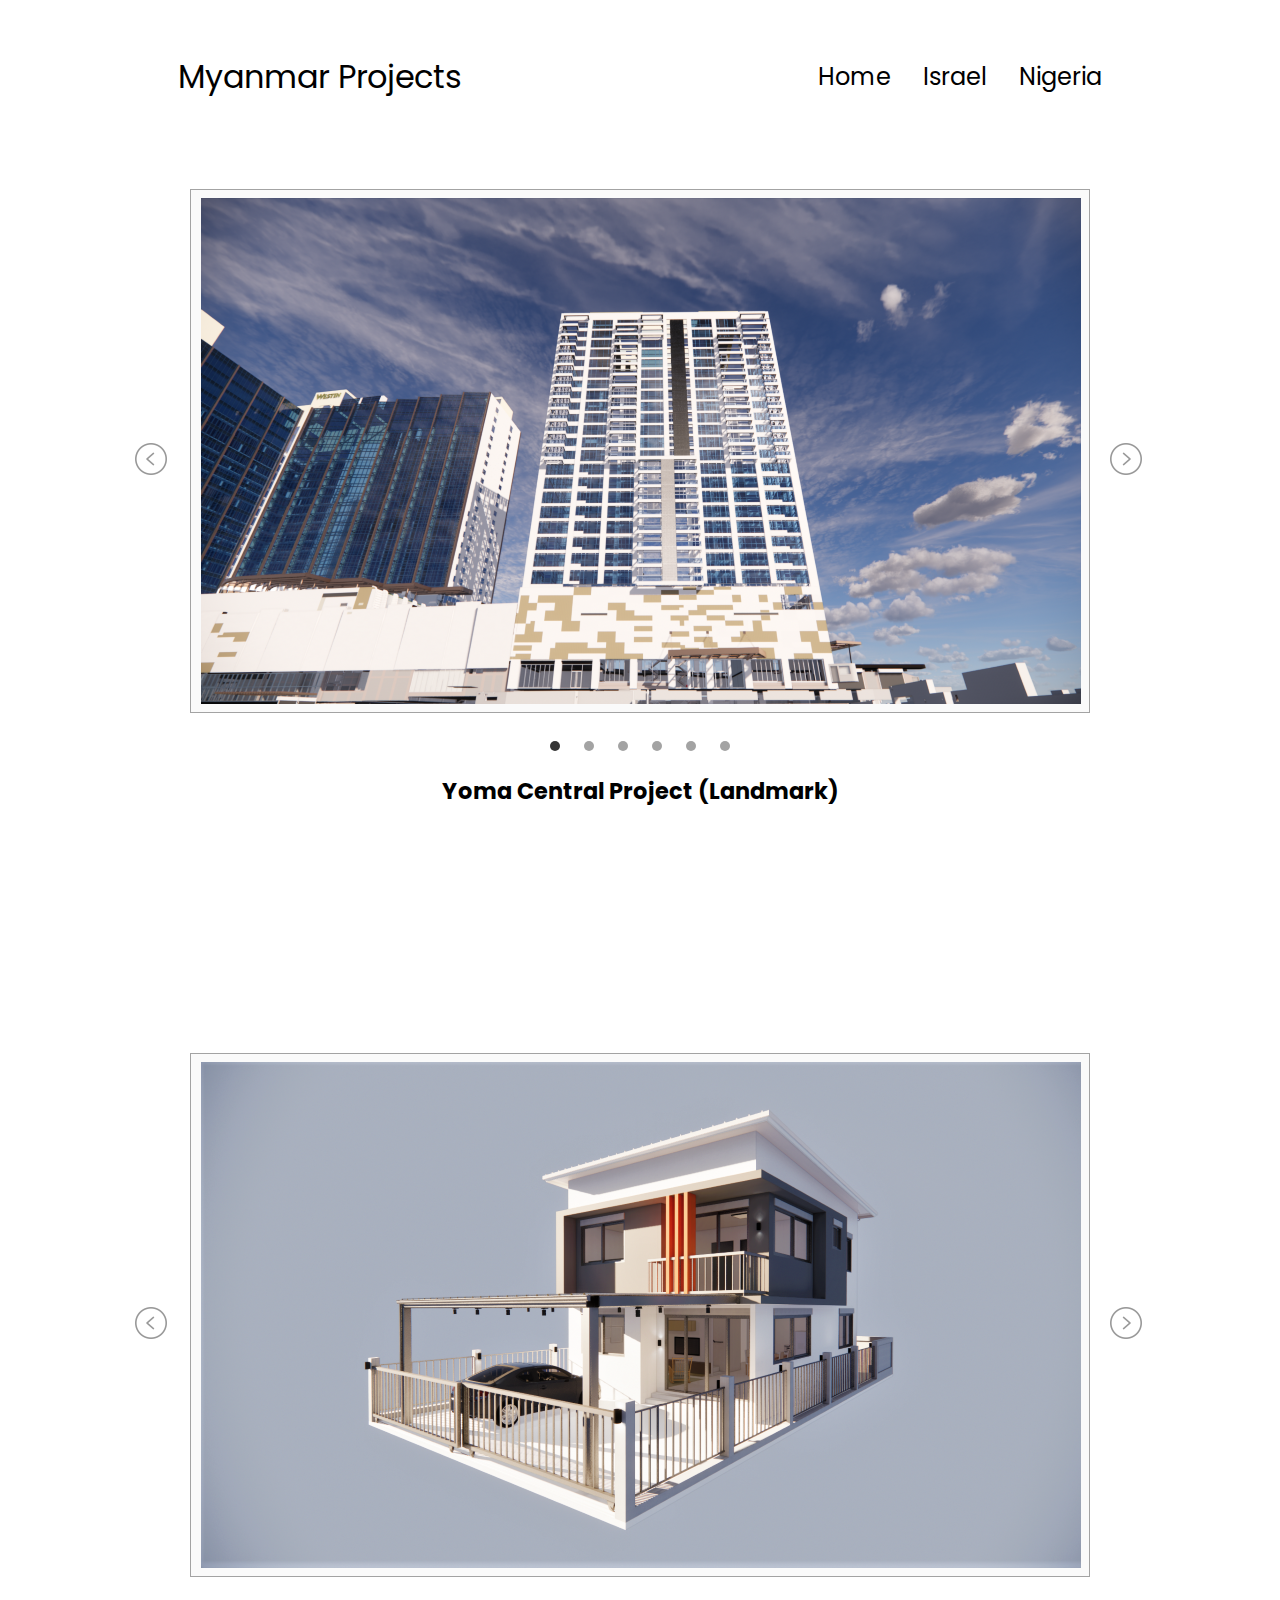
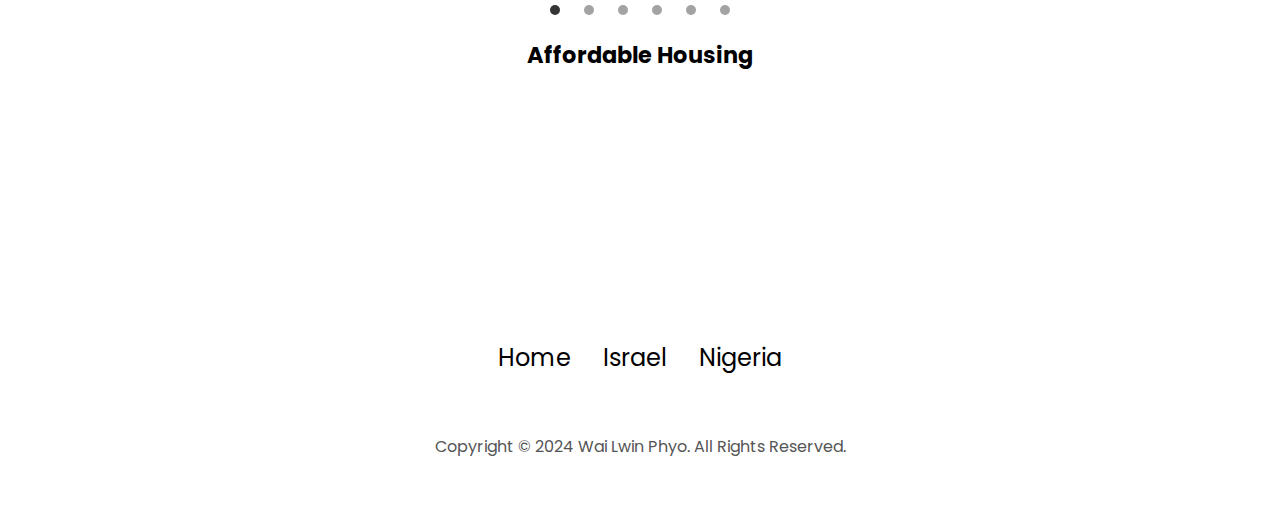
<file: myanmarprojects.html>
<!DOCTYPE html>
<html lang="en">
    <head>
    <meta charset="UTF-8">
    <meta name="viewport" content="width=device-width, initial-scale=1.0">
    <title>Myanmar Projects</title>
    <link rel="stylesheet" href="style.css">
    <link rel="stylesheet" href="mediaqueries.css">
    </head>
    <body>
    <nav id="desktop-nav">
        <div class="logo">Myanmar Projects</div>
        <div>
            <ul class="nav-links">
                <li><a href="index.html">Home</a></li>
                <li><a href="israelprojects.html">Israel</a></li>
                <li><a href="nigeriaprojects.html">Nigeria</a></li>
            </ul>
        </div>
    </nav>
    <nav id="hamburger-nav">
        <div class="logo">Myanmar Projects</div>
        <div class="hamburger-menu">
            <div class="hamburger-icon" onclick="toggleMenu()">
            <span></span>
            <span></span>
            <span></span>
        </div>
        <div class="menu-links">
            <li><a href="index.html" onclick="toggleMenu()">Home</a></li>
            <li><a href="israelprojects.html" onclick="toggleMenu()">Israel</a></li>
            <li><a href="nigeriaprojects.html" onclick="toggleMenu()">Nigeria</a></li>
        </div>
        </div>
    </nav>
    <section id="xabout201">
        <div id="slider201">
            <input type="radio" name="slider201" id="slide201" checked>
            <input type="radio" name="slider201" id="slide202">
            <input type="radio" name="slider201" id="slide203">
            <input type="radio" name="slider201" id="slide204">
            <input type="radio" name="slider201" id="slide205">
            <input type="radio" name="slider201" id="slide206">
            <div id="slides201">
                <div id="overflow201">
                    <div class="inner201">
                        <div class="slide201 slide_201">
                            <div class="slide-content">
                                <img src="./assets/Myanmar Projects/YCP/YCP_01.png" alt="YCP_01">
                            </div>
                        </div>
                        <div class="slide201 slide_202">
                            <div class="slide-content">
                                <img src="./assets/Myanmar Projects/YCP/YCP_02.png" alt="YCP_02">
                            </div>
                        </div>
                        <div class="slide201 slide_203">
                            <div class="slide-content">
                                <img src="./assets/Myanmar Projects/YCP/YCP_03.png" alt="YCP_03">
                            </div>
                        </div>
                        <div class="slide201 slide_204">
                            <div class="slide-content">
                                <img src="./assets/Myanmar Projects/YCP/YCP_04.png" alt="YCP_04">
                            </div>
                        </div>
                        <div class="slide201 slide_205">
                            <div class="slide-content">
                                <img src="./assets/Myanmar Projects/YCP/YCP_05.png" alt="YCP_05">
                            </div>
                        </div>
                        <div class="slide201 slide_206">
                            <div class="slide-content">
                                <img src="./assets/Myanmar Projects/YCP/YCP_06.png" alt="YCP_06">
                            </div>
                        </div>
                    </div>
                </div>
            </div>
            <div id="controls201">
                <label for="slide201"></label>
                <label for="slide202"></label>
                <label for="slide203"></label>
                <label for="slide204"></label>
                <label for="slide205"></label>
                <label for="slide206"></label>
            </div>
            <div id="bullets201">
                <label for="slide201"></label>
                <label for="slide202"></label>
                <label for="slide203"></label>
                <label for="slide204"></label>
                <label for="slide205"></label>
                <label for="slide206"></label>
            </div>
        </div>
        <div class="xtext-container">
            <h3>Yoma Central Project (Landmark)</h3>
        </div>
    </section>
    <section id="xabout202">
        <div id="slider202">
            <input type="radio" name="slider202" id="slide211" checked>
            <input type="radio" name="slider202" id="slide212">
            <input type="radio" name="slider202" id="slide213">
            <input type="radio" name="slider202" id="slide214">
            <input type="radio" name="slider202" id="slide215">
            <input type="radio" name="slider202" id="slide216">
            <div id="slides202">
                <div id="overflow202">
                    <div class="inner202">
                        <div class="slide202 slide_211">
                            <div class="slide-content">
                                <img src="./assets/Myanmar Projects/1906_Affordable Housing/1906_01.png" alt="1906_01">
                            </div>
                        </div>
                        <div class="slide202 slide_212">
                            <div class="slide-content">
                                <img src="./assets/Myanmar Projects/1906_Affordable Housing/1906_02.png" alt="1906_02">
                            </div>
                        </div>
                        <div class="slide202 slide_213">
                            <div class="slide-content">
                                <img src="./assets/Myanmar Projects/1906_Affordable Housing/1906_03.png" alt="1906_03">
                            </div>
                        </div>
                        <div class="slide202 slide_214">
                            <div class="slide-content">
                                <img src="./assets/Myanmar Projects/1906_Affordable Housing/1906_04.png" alt="1906_04">
                            </div>
                        </div>
                        <div class="slide202 slide_215">
                            <div class="slide-content">
                                <img src="./assets/Myanmar Projects/1906_Affordable Housing/1906_05.png" alt="1906_05">
                            </div>
                        </div>
                        <div class="slide202 slide_216">
                            <div class="slide-content">
                                <img src="./assets/Myanmar Projects/1906_Affordable Housing/1906_06.png" alt="1906_06">
                            </div>
                        </div>
                    </div>
                </div>
            </div>
            <div id="controls202">
                <label for="slide211"></label>
                <label for="slide212"></label>
                <label for="slide213"></label>
                <label for="slide214"></label>
                <label for="slide215"></label>
                <label for="slide216"></label>
            </div>
            <div id="bullets202">
                <label for="slide211"></label>
                <label for="slide212"></label>
                <label for="slide213"></label>
                <label for="slide214"></label>
                <label for="slide215"></label>
                <label for="slide216"></label>
            </div>
        </div>
        <div class="xtext-container">
            <h3>Affordable Housing</h3>
        </div>
    </section>
    <footer>
        <nav>
            <div class="nav-links-container">
                <ul class="nav-links">
                    <li><a href="index.html">Home</a></li>
                    <li><a href="israelprojects.html">Israel</a></li>
                    <li><a href="nigeriaprojects.html">Nigeria</a></li>
                </ul>
            </div>
        </nav>
        <p>Copyright &#169; 2024 Wai Lwin Phyo. All Rights Reserved.</p>
    </footer>
    <script src="script.js"></script>
    </body>
</html>
</file>
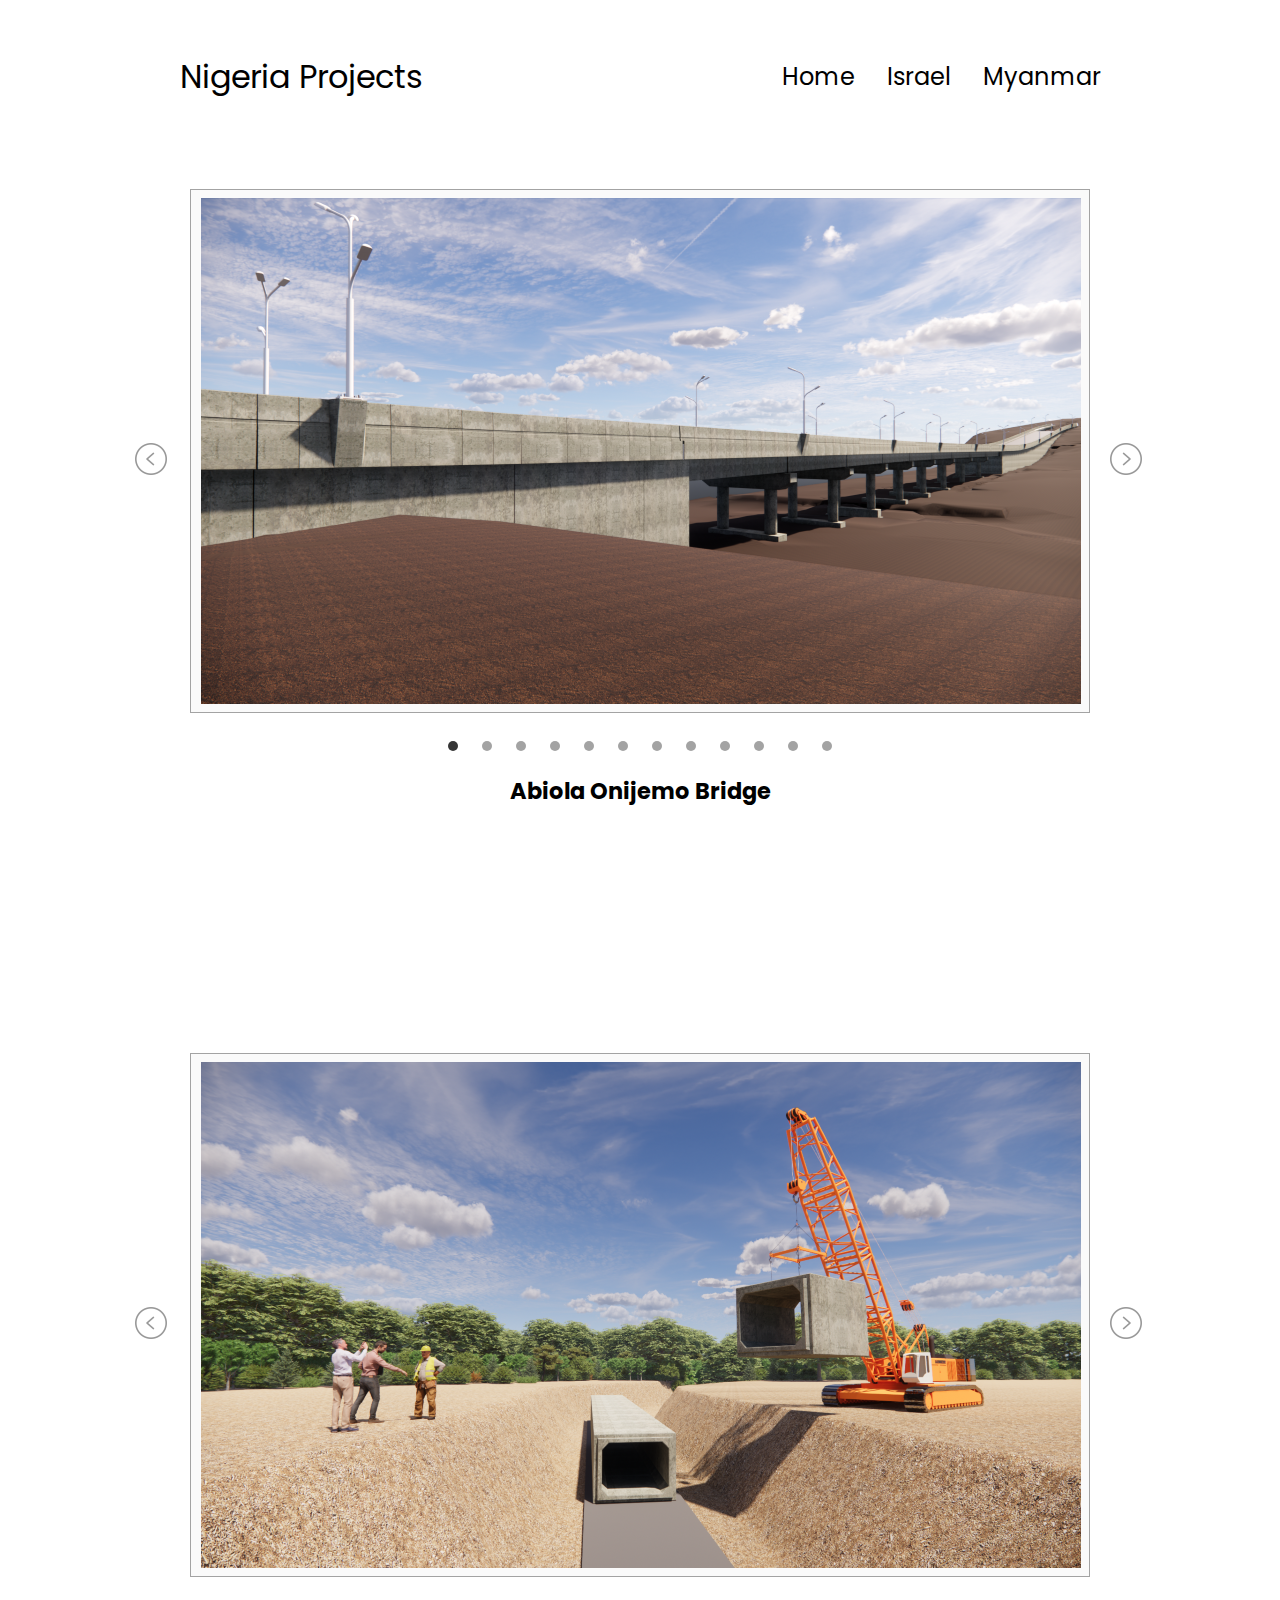
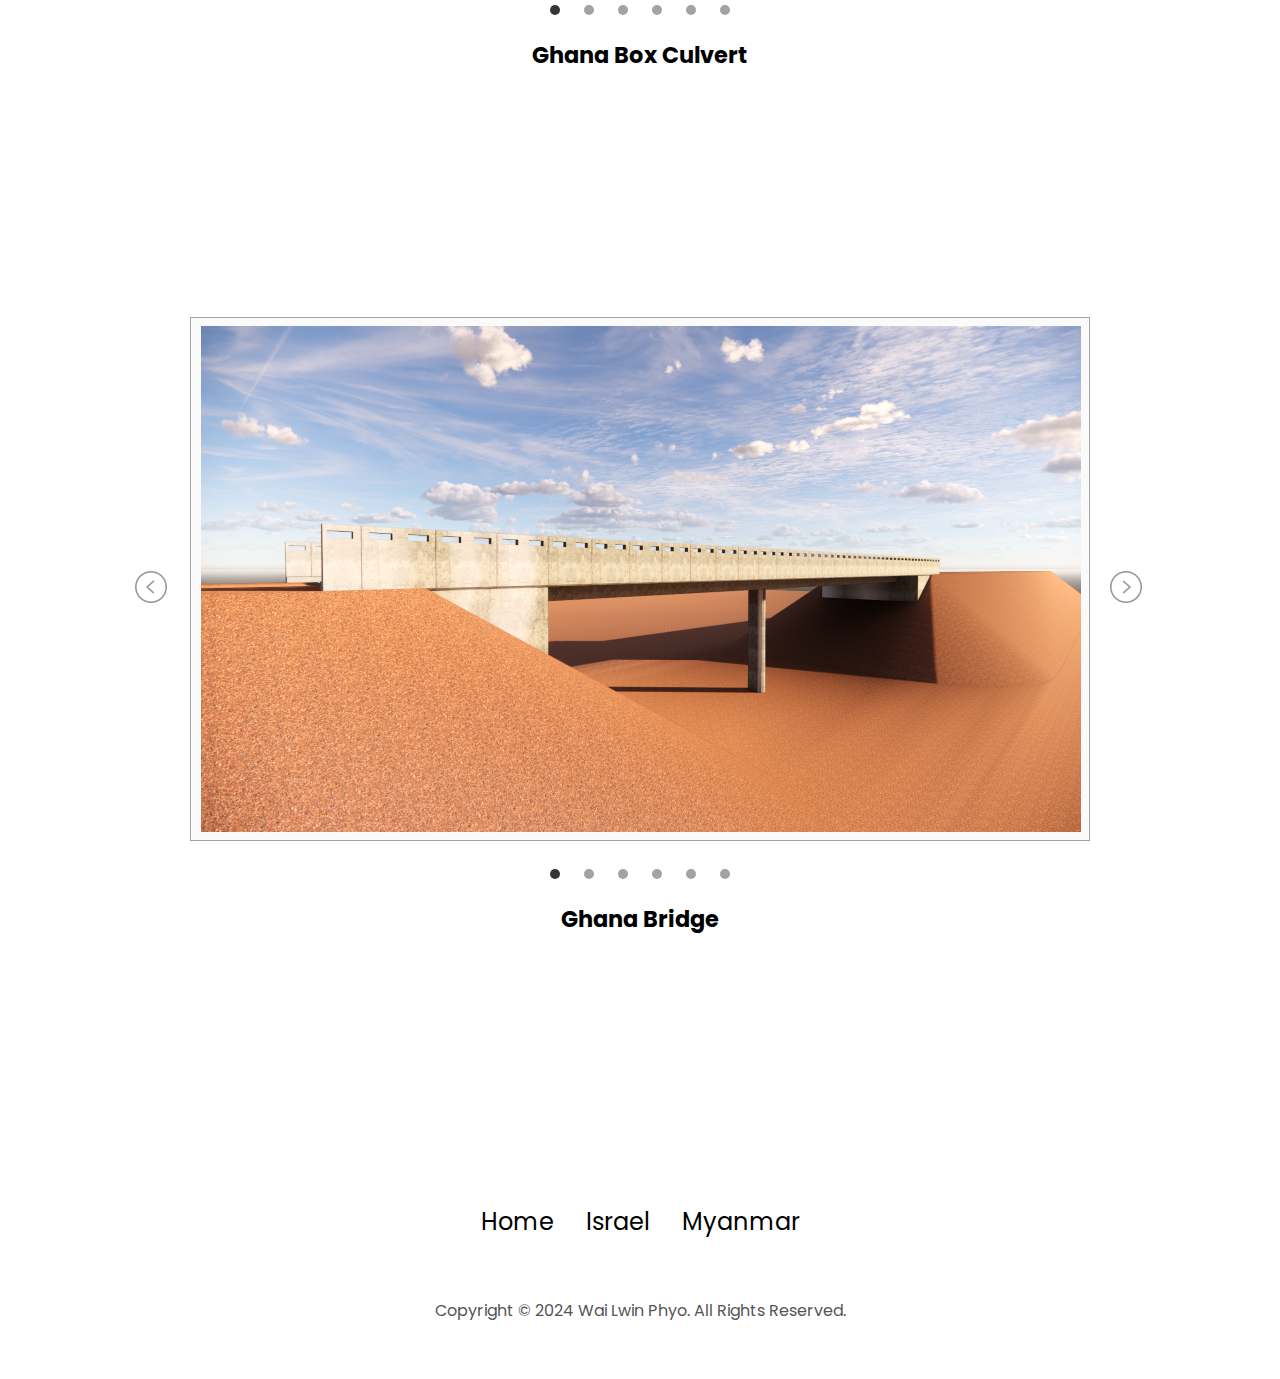
<file: nigeriaprojects.html>
<!DOCTYPE html>
<html lang="en">
    <head>
    <meta charset="UTF-8">
    <meta name="viewport" content="width=device-width, initial-scale=1.0">
    <title>Nigeria Projects</title>
    <link rel="stylesheet" href="style.css">
    <link rel="stylesheet" href="mediaqueries.css">
    </head>
    <body>
    <nav id="desktop-nav">
        <div class="logo">Nigeria Projects</div>
        <div>
            <ul class="nav-links">
                <li><a href="index.html">Home</a></li>
                <li><a href="israelprojects.html">Israel</a></li>
                <li><a href="myanmarprojects.html">Myanmar</a></li>
            </ul>
        </div>
    </nav>
    <nav id="hamburger-nav">
        <div class="logo">Nigeria Projects</div>
        <div class="hamburger-menu">
            <div class="hamburger-icon" onclick="toggleMenu()">
            <span></span>
            <span></span>
            <span></span>
        </div>
        <div class="menu-links">
            <li><a href="index.html" onclick="toggleMenu()">Home</a></li>
            <li><a href="israelprojects.html" onclick="toggleMenu()">Israel</a></li>
            <li><a href="myanmarprojects.html" onclick="toggleMenu()">Myanmar</a></li>
        </div>
        </div>
    </nav>
    <section id="xabout101">
        <div id="slider101">
            <input type="radio" name="slider101" id="slide101" checked>
            <input type="radio" name="slider101" id="slide102">
            <input type="radio" name="slider101" id="slide103">
            <input type="radio" name="slider101" id="slide104">
            <input type="radio" name="slider101" id="slide105">
            <input type="radio" name="slider101" id="slide106">
            <input type="radio" name="slider101" id="slide107">
            <input type="radio" name="slider101" id="slide108">
            <input type="radio" name="slider101" id="slide109">
            <input type="radio" name="slider101" id="slide110">
            <input type="radio" name="slider101" id="slide111">
            <input type="radio" name="slider101" id="slide112">
            <div id="slides101">
                <div id="overflow101">
                    <div class="inner101">
                        <div class="slide101 slide_101">
                            <div class="slide-content">
                                <img src="./assets/Nigeria Projects/2203_Abiola Onijemo Bridge/2203_01.png" alt="2203_01">
                            </div>
                        </div>
                        <div class="slide101 slide_102">
                            <div class="slide-content">
                                <img src="./assets/Nigeria Projects/2203_Abiola Onijemo Bridge/2203_02.png" alt="2203_02">
                            </div>
                        </div>
                        <div class="slide101 slide_103">
                            <div class="slide-content">
                                <img src="./assets/Nigeria Projects/2203_Abiola Onijemo Bridge/2203_03.png" alt="2203_03">
                            </div>
                        </div>
                        <div class="slide101 slide_104">
                            <div class="slide-content">
                                <img src="./assets/Nigeria Projects/2203_Abiola Onijemo Bridge/2203_04.png" alt="2203_04">
                            </div>
                        </div>
                        <div class="slide101 slide_105">
                            <div class="slide-content">
                                <img src="./assets/Nigeria Projects/2203_Abiola Onijemo Bridge/2203_05.png" alt="2203_05">
                            </div>
                        </div>
                        <div class="slide101 slide_106">
                            <div class="slide-content">
                                <img src="./assets/Nigeria Projects/2203_Abiola Onijemo Bridge/2203_06.png" alt="2203_06">
                            </div>
                        </div>
                        <div class="slide101 slide_107">
                            <div class="slide-content">
                                <img src="./assets/Nigeria Projects/2203_Abiola Onijemo Bridge/2203_07.png" alt="2203_07">
                            </div>
                        </div>
                        <div class="slide101 slide_108">
                            <div class="slide-content">
                                <img src="./assets/Nigeria Projects/2203_Abiola Onijemo Bridge/2203_08.png" alt="2203_08">
                            </div>
                        </div>
                        <div class="slide101 slide_109">
                            <div class="slide-content">
                                <img src="./assets/Nigeria Projects/2203_Abiola Onijemo Bridge/2203_09.png" alt="2203_09">
                            </div>
                        </div>
                        <div class="slide101 slide_110">
                            <div class="slide-content">
                                <img src="./assets/Nigeria Projects/2203_Abiola Onijemo Bridge/2203_10.png" alt="2203_10">
                            </div>
                        </div>
                        <div class="slide101 slide_111">
                            <div class="slide-content">
                                <img src="./assets/Nigeria Projects/2203_Abiola Onijemo Bridge/2203_11.png" alt="2203_11">
                            </div>
                        </div>
                        <div class="slide101 slide_112">
                            <div class="slide-content">
                                <img src="./assets/Nigeria Projects/2203_Abiola Onijemo Bridge/2203_12.png" alt="2203_12">
                            </div>
                        </div>
                    </div>
                </div>
            </div>
            <div id="controls101">
                <label for="slide101"></label>
                <label for="slide102"></label>
                <label for="slide103"></label>
                <label for="slide104"></label>
                <label for="slide105"></label>
                <label for="slide106"></label>
                <label for="slide107"></label>
                <label for="slide108"></label>
                <label for="slide109"></label>
                <label for="slide110"></label>
                <label for="slide111"></label>
                <label for="slide112"></label>
            </div>
            <div id="bullets101">
                <label for="slide101"></label>
                <label for="slide102"></label>
                <label for="slide103"></label>
                <label for="slide104"></label>
                <label for="slide105"></label>
                <label for="slide106"></label>
                <label for="slide107"></label>
                <label for="slide108"></label>
                <label for="slide109"></label>
                <label for="slide110"></label>
                <label for="slide111"></label>
                <label for="slide112"></label>
            </div>
        </div>
        <div class="xtext-container">
            <h3>Abiola Onijemo Bridge</h3>
        </div>
    </section>
    <section id="xabout102">
        <div id="slider102">
            <input type="radio" name="slider102" id="slide121" checked>
            <input type="radio" name="slider102" id="slide122">
            <input type="radio" name="slider102" id="slide123">
            <input type="radio" name="slider102" id="slide124">
            <input type="radio" name="slider102" id="slide125">
            <input type="radio" name="slider102" id="slide126">
            <div id="slides102">
                <div id="overflow102">
                    <div class="inner102">
                        <div class="slide102 slide_121">
                            <div class="slide-content">
                                <img src="./assets/Nigeria Projects/2202_Ghana Box Culvert/2202_01.png" alt="2202_01">
                            </div>
                        </div>
                        <div class="slide102 slide_122">
                            <div class="slide-content">
                                <img src="./assets/Nigeria Projects/2202_Ghana Box Culvert/2202_02.png" alt="2202_02">
                            </div>
                        </div>
                        <div class="slide102 slide_123">
                            <div class="slide-content">
                                <img src="./assets/Nigeria Projects/2202_Ghana Box Culvert/2202_03.png" alt="2202_03">
                            </div>
                        </div>
                        <div class="slide102 slide_124">
                            <div class="slide-content">
                                <img src="./assets/Nigeria Projects/2202_Ghana Box Culvert/2202_04.png" alt="2202_04">
                            </div>
                        </div>
                        <div class="slide102 slide_125">
                            <div class="slide-content">
                                <img src="./assets/Nigeria Projects/2202_Ghana Box Culvert/2202_05.png" alt="2202_05">
                            </div>
                        </div>
                        <div class="slide102 slide_126">
                            <div class="slide-content">
                                <img src="./assets/Nigeria Projects/2202_Ghana Box Culvert/2202_06.png" alt="2202_06">
                            </div>
                        </div>
                    </div>
                </div>
            </div>
            <div id="controls102">
                <label for="slide121"></label>
                <label for="slide122"></label>
                <label for="slide123"></label>
                <label for="slide124"></label>
                <label for="slide125"></label>
                <label for="slide126"></label>
            </div>
            <div id="bullets102">
                <label for="slide121"></label>
                <label for="slide122"></label>
                <label for="slide123"></label>
                <label for="slide124"></label>
                <label for="slide125"></label>
                <label for="slide126"></label>
            </div>
        </div>
        <div class="xtext-container">
            <h3>Ghana Box Culvert</h3>
        </div>
    </section>
    <section id="xabout103">
        <div id="slider103">
            <input type="radio" name="slider103" id="slide131" checked>
            <input type="radio" name="slider103" id="slide132">
            <input type="radio" name="slider103" id="slide133">
            <input type="radio" name="slider103" id="slide134">
            <input type="radio" name="slider103" id="slide135">
            <input type="radio" name="slider103" id="slide136">
            <div id="slides103">
                <div id="overflow103">
                    <div class="inner103">
                        <div class="slide103 slide_131">
                            <div class="slide-content">
                                <img src="./assets/Nigeria Projects/2202_Ghana Bridge/2202_01_01.png" alt="2202_01_01">
                            </div>
                        </div>
                        <div class="slide103 slide_132">
                            <div class="slide-content">
                                <img src="./assets/Nigeria Projects/2202_Ghana Bridge/2202_01_02.png" alt="2202_01_02">
                            </div>
                        </div>
                        <div class="slide103 slide_133">
                            <div class="slide-content">
                                <img src="./assets/Nigeria Projects/2202_Ghana Bridge/2202_01_03.png" alt="2202_01_03">
                            </div>
                        </div>
                        <div class="slide103 slide_134">
                            <div class="slide-content">
                                <img src="./assets/Nigeria Projects/2202_Ghana Bridge/2202_01_04.png" alt="2202_01_04">
                            </div>
                        </div>
                        <div class="slide103 slide_135">
                            <div class="slide-content">
                                <img src="./assets/Nigeria Projects/2202_Ghana Bridge/2202_01_05.png" alt="2202_01_05">
                            </div>
                        </div>
                        <div class="slide103 slide_136">
                            <div class="slide-content">
                                <img src="./assets/Nigeria Projects/2202_Ghana Bridge/2202_01_06.png" alt="2202_01_06">
                            </div>
                        </div>
                    </div>
                </div>
            </div>
            <div id="controls103">
                <label for="slide131"></label>
                <label for="slide132"></label>
                <label for="slide133"></label>
                <label for="slide134"></label>
                <label for="slide135"></label>
                <label for="slide136"></label>
            </div>
            <div id="bullets103">
                <label for="slide131"></label>
                <label for="slide132"></label>
                <label for="slide133"></label>
                <label for="slide134"></label>
                <label for="slide135"></label>
                <label for="slide136"></label>
            </div>
        </div>
        <div class="xtext-container">
            <h3>Ghana Bridge</h3>
        </div>
    </section>
    <footer>
        <nav>
            <div class="nav-links-container">
                <ul class="nav-links">
                    <li><a href="index.html">Home</a></li>
                    <li><a href="israelprojects.html">Israel</a></li>
                    <li><a href="myanmarprojects.html">Myanmar</a></li>
                </ul>
            </div>
        </nav>
        <p>Copyright &#169; 2024 Wai Lwin Phyo. All Rights Reserved.</p>
    </footer>
    <script src="script.js"></script>
    </body>
</html>
</file>
<file: style.css>
/* GENERAL */

@import url('https://fonts.googleapis.com/css2?family=Poppins:wght@300;400;500;600&display=swap');

* {
    margin: 0;
    padding: 0;
}

body {
    font-family: "Poppins", sans-serif;
}

html {
    scroll-behavior: smooth;
}

p {
    color: rgb(85, 85, 85);
}

/* TRANSITION */

a,
.btn {
  transition: all 300ms ease;
}

/* DESKTOP NAV */

nav,
.nav-links {
    display: flex;
}

nav {
    justify-content: space-around;
    align-items: center;
    height: 17vh;
}

.nav-links {
    gap: 2rem;
    list-style: none;
    font-size: 1.5rem;
}

a {
    color: black;
    text-decoration: none;
    text-decoration-color: white;
}

a:hover {
    color: gray;
    text-decoration: underline;
    text-underline-offset: 1rem;
    text-decoration-color: rgb(181, 181, 181);
}

.logo {
    font-size: 2rem;
}

.logo:hover {
    cursor: default;
}

/*HAMBURGER MENU*/

#hamburger-nav {
    display: none;
}

.hamburger-menu {
    position: relative;
    display: inline-block;
}

.hamburger-icon {
    display: flex;
    flex-direction: column;
    justify-content: space-between;
    height: 24px;
    width: 30px;
    cursor: pointer;
}

.hamburger-icon span {
    width: 100%;
    height: 2px;
    background-color: black;
    transition: all 0.3 ease-in-out;
}

.menu-links {
    position: absolute;
    top: 100%;
    right: 0;
    background-color: white;
    width: fit-content;
    max-height: 0;
    overflow: hidden;
    transition: all 0.3 ease-in-out;
}

.menu-links a {
    display: block;
    padding: 10px;
    text-align: center;
    font-size: 1.5rem;
    color: black;
    text-decoration: none;
    transition: all 0.3 ease-in-out;
}

.menu-links li {
    list-style: none;
}

.menu-links.open {
    max-height: 300px;
}

.hamburger-icon.open span:first-child {
    transform: rotate(45deg) translate(10px, 5px);
}

.hamburger-icon.open span:nth-child(2) {
    opacity: 0;
}

.hamburger-icon.open span:last-child {
    transform: rotate(-45deg) translate(10px, -5px);
}

.hamburger-icon span:first-child {
    transform: none;
}

.hamburger-icon span:first-child {
    opacity: 1;
}

.hamburger-icon span:first-child {
    transform: none;
}

/* SECTION */

section {
    padding-top: 4vh;
    height: 96vh;
    margin: 0 10rem;
    box-sizing: border-box;
    min-height: fit-content;
}

.section-container {
    display: flex;
}

/* PROFILE SECTION */

#profile {
    display: flex;
    justify-content: center;
    gap: 5rem;
    height: 80vh;
}

.section__pic-container {
    display: flex;
    height: 400px;
    width: 400px;
    margin: auto 0;
}

.section__text {
    align-self: center;
    text-align: center;
}

.section__text p {
    font-weight: 600;
}

.section__text__p1 {
    text-align: center;
}

.section__text__p2 {
    font-size: 1.75rem;
    margin-bottom: 1rem;
}

.title {
    font-size: 3rem;
    text-align: center;
}

#socials-container {
    display: flex;
    justify-content: center;
    margin-top: 1rem;
    gap: 1rem;
}

/* ICONS */

.icon {
    cursor: pointer;
    height: 2rem;
}

/* BUTTONS */

.btn-container {
    display: flex;
    justify-content: center;
    gap: 1rem;
}

.btn {
    font-weight: 600;
    transition: all 300ms ease;
    padding: 1rem;
    width: 8rem;
    border-radius: 2rem;
}

.btn-color-1, .btn-color-2 {
    border: rgb(53, 53, 53) 0.1rem solid;
}

.btn-color-1:hover, .btn-color-2:hover {
    cursor: pointer;
}

.btn-color-1, .btn-color-2:hover {
    background: rgb(53, 53, 53);
    color: white;
}

.btn-color-1:hover {
    background: rgb(0, 0, 0);
}

.btn-color-2 {
    background: none;
}

.btn-color-2:hover {
    border: rgb(255, 255, 255) 0.1rem solid;
}

.btn-container {
    gap: 1rem;
}

/* ABOUT SECTION */

#about {
    position: relative;
}

.about-containers {
    gap: 2rem;
    margin-bottom: 2rem;
    margin-top: 2rem;
}

.about-details-container {
    justify-content: center;
    flex-direction: column;
}

.about-containers, .about-details-container {
    display: flex;
}

.about-pic {
    border-radius: 2rem;
}

.arrow {
    position: absolute;
    right: -5rem;
    bottom: 2.5rem;
}

.details-container {
    padding: 1.5rem;
    flex: 1;
    background: white;
    border-radius: 2rem;
    border: rgb(53, 53, 53) 0.1rem solid;
    border-color: rgb(163, 163, 163);
    text-align: center;
}

.section-container {
    gap: 4rem;
    height: 70%;
}

.section__pic-container {
    height: 400px;
    width: 400px;
    margin: auto 0;
}

.text-container {
    font-size: larger;
    text-align: justify;
}

/* EXPERIENCE SECTION */

#experience {
    position: relative;
}

.experience-sub-title {
    color: rgb(85, 85, 85);
    font-weight: 600;
    font-size: 1.75rem;
    margin-bottom: 2rem;
}

.experience-details-container {
    display: flex;
    justify-content: center;
    flex-direction: column;
    height: 75%;
}

.article-container {
    display: flex;
    text-align: initial;
    flex-wrap: wrap;
    flex-direction: row;
    gap: 2.5rem ;
    justify-content: space-around;
}

article {
    display: flex;
    width: 10rem;
    gap: 0.5rem;
}

article .icon {
    cursor: default;
}

/* PROJECTS SECTION */

#projects {
    position: relative;
}

.color-container {
    border-color: rgb(163, 163, 163);
    background: rgb(250, 250, 250);
}

.project-img {
    border-radius: 2rem;
    width: 90%;
    height: 90%;
}

.project-title {
    margin: 1rem;
    color: black;
}

.project-btn {
    color: black;
    border-color: rgb(163, 163, 163);
}

/* CONTACT */

#contact {
    display: flex;
    justify-content: center;
    flex-direction: column;
    height: 70vh;
}

.contact-info-upper-container {
    display: flex;
    justify-content: center;
    border-radius: 2rem;
    border: rgb(53, 53, 53) 0.1rem solid;
    border-color: rgb(163, 163, 163);
    background: rgb(250, 250, 250);
    margin: 2rem auto;
    padding: 0.5rem;
}

.contact-info-container {
    display: flex;
    align-items: center;
    justify-content: center;
    gap: 0.5rem;
    margin: 1rem;
}

.contact-info-container p {
    font-size: larger;
}

.contact-icon {
    cursor: default;
}

.email-icon {
    height: 2.5rem;
}

/* FOOTER SECTION */

footer {
    height: 26vh;
    margin : 0 1rem;
}

footer p {
    text-align: center;
}

/* MY PROJECTS */

.project-container {
    display: flex;
    text-align: initial;
    flex-wrap: wrap;
    flex-direction: row;
    gap: 2.5rem ;
    justify-content: space-around;
    height: 65vh;
}

.project-details-container {
    display: flex;
    justify-content: center;
    flex-direction: column;
    height: 80vh;
}

.my-section-container {
    display: block;
    margin-top: 10%;
}

/* SLIDES */

#slider {
    margin: 0 auto;
    width: 900px;
    max-width: 100%;
    text-align: center;
 }

 #slider input[type=radio] {
    display: none;
 }

 #slider label {
    cursor:pointer;
    text-decoration: none;
 }

 #slides {
    padding: 0.5rem;
    border: 0.1rem solid rgb(53, 53, 53);
    border-color: rgb(163, 163, 163);
    background: rgb(250, 250, 250);
    position: relative;
    z-index: 1;
 }

 #overflow {
    width: 100%;
    overflow: hidden;
 }

 #slide001:checked ~ #slides .inner {
    margin-left: 1.2%;
 }

 #slide002:checked ~ #slides .inner {
    margin-left: -98.8%;
 }

 #slide003:checked ~ #slides .inner {
    margin-left: -198.8%;
 }

 #slide004:checked ~ #slides .inner {
    margin-left: -298.8%;
 }

 #slide005:checked ~ #slides .inner {
    margin-left: -398.8%;
 }

 #slide006:checked ~ #slides .inner {
    margin-left: -498.8%;
 }

 #slides .inner {
    transition: margin-left 800ms cubic-bezier(0.770, 0.000, 0.175, 1.000);
    width: 600%;
    line-height: 0;
    height: 506.25px;
 }

 #slides .slide {
    width: 16.666%;
    float: left;
    display: flex;
    justify-content: center;
    align-items: center;
    height: 100%;
    color: #fff;
 }

 #controls {
    margin: -180px 0 0 0;
    width: 100%;
    height: 50px;
    z-index: 3;
    position: relative;
 }

 #controls label {
    transition: opacity 0.2s ease-out;
    display: none;
    width: 50px;
    height: 50px;
    opacity: .4;
 }

 #controls label:hover {
    opacity: 1;
 }

 #slide001:checked ~ #controls label:nth-child(2),
 #slide002:checked ~ #controls label:nth-child(3),
 #slide003:checked ~ #controls label:nth-child(4),
 #slide004:checked ~ #controls label:nth-child(5),
 #slide005:checked ~ #controls label:nth-child(6),
 #slide006:checked ~ #controls label:nth-child(1) {
    background: url(./assets/arrow-right\ icon.png) no-repeat;
    float: right;
    margin: -10vh -70px 0 0;
    display: block;
 }

 #slide001:checked ~ #controls label:nth-child(6),
 #slide002:checked ~ #controls label:nth-child(1),
 #slide003:checked ~ #controls label:nth-child(2),
 #slide004:checked ~ #controls label:nth-child(3),
 #slide005:checked ~ #controls label:nth-child(4),
 #slide006:checked ~ #controls label:nth-child(5) {
    background: url(./assets/arrow-left\ icon.png) no-repeat;
    float: left;
    margin: -10vh 0 0 -55px;
    display: block;
 }

 #bullets {
    margin: 150px 0 0;
    text-align: center;
 }

 #bullets label {
    display: inline-block;
    width: 10px;
    height: 10px;
    border-radius:100%;
    background: rgb(163, 163, 163);
    margin: 0 10px;
 }

 #slide001:checked ~ #bullets label:nth-child(1),
 #slide002:checked ~ #bullets label:nth-child(2),
 #slide003:checked ~ #bullets label:nth-child(3),
 #slide004:checked ~ #bullets label:nth-child(4),
 #slide005:checked ~ #bullets label:nth-child(5),
 #slide006:checked ~ #bullets label:nth-child(6) {
    background: rgb(53, 53 , 53);
 }

 @media screen and (max-width: 900px) {
    #slide001:checked ~ #controls label:nth-child(2),
    #slide002:checked ~ #controls label:nth-child(3),
    #slide003:checked ~ #controls label:nth-child(4),
    #slide004:checked ~ #controls label:nth-child(5),
    #slide005:checked ~ #controls label:nth-child(6),
    #slide006:checked ~ #controls label:nth-child(1),
    #slide001:checked ~ #controls label:nth-child(2),
    #slide002:checked ~ #controls label:nth-child(3),
    #slide003:checked ~ #controls label:nth-child(4),
    #slide004:checked ~ #controls label:nth-child(5),
    #slide005:checked ~ #controls label:nth-child(6),
    #slide006:checked ~ #controls label:nth-child(1) {
       margin: 0;
    }
    #slides {
       max-width: calc(100% - 140px);
       margin: 0 auto;
    }
 }

 .xtext-container {
    font-size: larger;
    text-align: center;
    margin-top: 1rem;
 }

/* xabout002 */

#slider002 {
    margin: 0 auto;
    width: 900px;
    max-width: 100%;
    text-align: center;
 }

 #slider002 input[type=radio] {
    display: none;
 }

 #slider002 label {
    cursor: pointer;
    text-decoration: none;
 }

 #slides002 {
    padding: 0.5rem;
    border: 0.1rem solid rgb(53, 53, 53);
    border-color: rgb(163, 163, 163);
    background: rgb(250, 250, 250);
    position: relative;
    z-index: 1;
 }

 #overflow002 {
    width: 100%;
    overflow: hidden;
 }

 #slide011:checked ~ #slides002 .inner002 {
    margin-left: 1.2%;
 }

 #slide012:checked ~ #slides002 .inner002 {
    margin-left: -98.8%;
 }

 #slide013:checked ~ #slides002 .inner002 {
    margin-left: -198.8%;
 }

 #slide014:checked ~ #slides002 .inner002 {
    margin-left: -298.8%;
 }

 #slide015:checked ~ #slides002 .inner002 {
    margin-left: -398.8%;
 }

 #slide016:checked ~ #slides002 .inner002 {
    margin-left: -498.8%;
 }

 #slides002 .inner002 {
    transition: margin-left 800ms cubic-bezier(0.770, 0.000, 0.175, 1.000);
    width: 600%;
    line-height: 0;
    height: 506.25px;
 }

 #slides002 .slide002 {
    width: 16.666%;
    float: left;
    display: flex;
    justify-content: center;
    align-items: center;
    height: 100%;
    color: #fff;
 }

 #controls002 {
    margin: -180px 0 0 0;
    width: 100%;
    height: 50px;
    z-index: 3;
    position: relative;
 }

 #controls002 label {
    transition: opacity 0.2s ease-out;
    display: none;
    width: 50px;
    height: 50px;
    opacity: .4;
 }

 #controls002 label:hover {
    opacity: 1;
 }

 #slide011:checked ~ #controls002 label:nth-child(2),
 #slide012:checked ~ #controls002 label:nth-child(3),
 #slide013:checked ~ #controls002 label:nth-child(4),
 #slide014:checked ~ #controls002 label:nth-child(5),
 #slide015:checked ~ #controls002 label:nth-child(6),
 #slide016:checked ~ #controls002 label:nth-child(1) {
    background: url(./assets/arrow-right\ icon.png) no-repeat;
    float: right;
    margin: -10vh -70px 0 0;
    display: block;
 }

 #slide011:checked ~ #controls002 label:nth-child(6),
 #slide012:checked ~ #controls002 label:nth-child(1),
 #slide013:checked ~ #controls002 label:nth-child(2),
 #slide014:checked ~ #controls002 label:nth-child(3),
 #slide015:checked ~ #controls002 label:nth-child(4),
 #slide016:checked ~ #controls002 label:nth-child(5) {
    background: url(./assets/arrow-left\ icon.png) no-repeat;
    float: left;
    margin: -10vh 0 0 -55px;
    display: block;
 }

 #bullets002 {
    margin: 150px 0 0;
    text-align: center;
 }

 #bullets002 label {
    display: inline-block;
    width: 10px;
    height: 10px;
    border-radius: 100%;
    background: rgb(163, 163, 163);
    margin: 0 10px;
 }

 #slide011:checked ~ #bullets002 label:nth-child(1),
 #slide012:checked ~ #bullets002 label:nth-child(2),
 #slide013:checked ~ #bullets002 label:nth-child(3),
 #slide014:checked ~ #bullets002 label:nth-child(4),
 #slide015:checked ~ #bullets002 label:nth-child(5),
 #slide016:checked ~ #bullets002 label:nth-child(6) {
    background: rgb(53, 53 , 53);
 }

 @media screen and (max-width: 900px) {
    #slide011:checked ~ #controls002 label:nth-child(2),
    #slide012:checked ~ #controls002 label:nth-child(3),
    #slide013:checked ~ #controls002 label:nth-child(4),
    #slide014:checked ~ #controls002 label:nth-child(5),
    #slide015:checked ~ #controls002 label:nth-child(6),
    #slide016:checked ~ #controls002 label:nth-child(1),
    #slide011:checked ~ #controls002 label:nth-child(2),
    #slide012:checked ~ #controls002 label:nth-child(3),
    #slide013:checked ~ #controls002 label:nth-child(4),
    #slide014:checked ~ #controls002 label:nth-child(5),
    #slide015:checked ~ #controls002 label:nth-child(6),
    #slide016:checked ~ #controls002 label:nth-child(1) {
       margin: 0;
    }
    #slides002 {
       max-width: calc(100% - 140px);
       margin: 0 auto;
    }
 }

/* xabout003 */

#slider003 {
    margin: 0 auto;
    width: 900px;
    max-width: 100%;
    text-align: center;
 }

 #slider003 input[type=radio] {
    display: none;
 }

 #slider003 label {
    cursor: pointer;
    text-decoration: none;
 }

 #slides003 {
    padding: 0.5rem;
    border: 0.1rem solid rgb(53, 53, 53);
    border-color: rgb(163, 163, 163);
    background: rgb(250, 250, 250);
    position: relative;
    z-index: 1;
 }

 #overflow003 {
    width: 100%;
    overflow: hidden;
 }

 #slide021:checked ~ #slides003 .inner003 {
    margin-left: 1.2%;
 }

 #slide022:checked ~ #slides003 .inner003 {
    margin-left: -98.8%;
 }

 #slide023:checked ~ #slides003 .inner003 {
    margin-left: -198.8%;
 }

 #slide024:checked ~ #slides003 .inner003 {
    margin-left: -298.8%;
 }

 #slide025:checked ~ #slides003 .inner003 {
    margin-left: -398.8%;
 }

 #slide026:checked ~ #slides003 .inner003 {
    margin-left: -498.8%;
 }

 #slides003 .inner003 {
    transition: margin-left 800ms cubic-bezier(0.770, 0.000, 0.175, 1.000);
    width: 600%;
    line-height: 0;
    height: 506.25px;
 }

 #slides003 .slide003 {
    width: 16.666%;
    float: left;
    display: flex;
    justify-content: center;
    align-items: center;
    height: 100%;
    color: #fff;
 }

 #controls003 {
    margin: -180px 0 0 0;
    width: 100%;
    height: 50px;
    z-index: 3;
    position: relative;
 }

 #controls003 label {
    transition: opacity 0.2s ease-out;
    display: none;
    width: 50px;
    height: 50px;
    opacity: .4;
 }

 #controls003 label:hover {
    opacity: 1;
 }

 #slide021:checked ~ #controls003 label:nth-child(2),
 #slide022:checked ~ #controls003 label:nth-child(3),
 #slide023:checked ~ #controls003 label:nth-child(4),
 #slide024:checked ~ #controls003 label:nth-child(5),
 #slide025:checked ~ #controls003 label:nth-child(6),
 #slide026:checked ~ #controls003 label:nth-child(1) {
    background: url(./assets/arrow-right\ icon.png) no-repeat;
    float: right;
    margin: -10vh -70px 0 0;
    display: block;
 }

 #slide021:checked ~ #controls003 label:nth-child(6),
 #slide022:checked ~ #controls003 label:nth-child(1),
 #slide023:checked ~ #controls003 label:nth-child(2),
 #slide024:checked ~ #controls003 label:nth-child(3),
 #slide025:checked ~ #controls003 label:nth-child(4),
 #slide026:checked ~ #controls003 label:nth-child(5) {
    background: url(./assets/arrow-left\ icon.png) no-repeat;
    float: left;
    margin: -10vh 0 0 -55px;
    display: block;
 }

 #bullets003 {
    margin: 150px 0 0;
    text-align: center;
 }

 #bullets003 label {
    display: inline-block;
    width: 10px;
    height: 10px;
    border-radius: 100%;
    background: rgb(163, 163, 163);
    margin: 0 10px;
 }

 #slide021:checked ~ #bullets003 label:nth-child(1),
 #slide022:checked ~ #bullets003 label:nth-child(2),
 #slide023:checked ~ #bullets003 label:nth-child(3),
 #slide024:checked ~ #bullets003 label:nth-child(4),
 #slide025:checked ~ #bullets003 label:nth-child(5),
 #slide026:checked ~ #bullets003 label:nth-child(6) {
    background: rgb(53, 53 , 53);
 }

 @media screen and (max-width: 900px) {
    #slide021:checked ~ #controls003 label:nth-child(2),
    #slide022:checked ~ #controls003 label:nth-child(3),
    #slide023:checked ~ #controls003 label:nth-child(4),
    #slide024:checked ~ #controls003 label:nth-child(5),
    #slide025:checked ~ #controls003 label:nth-child(6),
    #slide026:checked ~ #controls003 label:nth-child(1),
    #slide021:checked ~ #controls003 label:nth-child(2),
    #slide022:checked ~ #controls003 label:nth-child(3),
    #slide023:checked ~ #controls003 label:nth-child(4),
    #slide024:checked ~ #controls003 label:nth-child(5),
    #slide025:checked ~ #controls003 label:nth-child(6),
    #slide026:checked ~ #controls003 label:nth-child(1) {
       margin: 0;
    }
    #slides003 {
       max-width: calc(100% - 140px);
       margin: 0 auto;
    }
 }

/* xabout004 */

#slider004 {
    margin: 0 auto;
    width: 900px;
    max-width: 100%;
    text-align: center;
 }

 #slider004 input[type=radio] {
    display: none;
 }

 #slider004 label {
    cursor: pointer;
    text-decoration: none;
 }

 #slides004 {
    padding: 0.5rem;
    border: 0.1rem solid rgb(53, 53, 53);
    border-color: rgb(163, 163, 163);
    background: rgb(250, 250, 250);
    position: relative;
    z-index: 1;
 }

 #overflow004 {
    width: 100%;
    overflow: hidden;
 }

 #slide031:checked ~ #slides004 .inner004 {
    margin-left: 1.2%;
 }

 #slide032:checked ~ #slides004 .inner004 {
    margin-left: -98.8%;
 }

 #slide033:checked ~ #slides004 .inner004 {
    margin-left: -198.8%;
 }

 #slide034:checked ~ #slides004 .inner004 {
    margin-left: -298.8%;
 }

 #slide035:checked ~ #slides004 .inner004 {
    margin-left: -398.8%;
 }

 #slide036:checked ~ #slides004 .inner004 {
    margin-left: -498.8%;
 }

 #slides004 .inner004 {
    transition: margin-left 800ms cubic-bezier(0.770, 0.000, 0.175, 1.000);
    width: 600%;
    line-height: 0;
    height: 506.25px;
 }

 #slides004 .slide004 {
    width: 16.666%;
    float: left;
    display: flex;
    justify-content: center;
    align-items: center;
    height: 100%;
    color: #fff;
 }

 #controls004 {
    margin: -180px 0 0 0;
    width: 100%;
    height: 50px;
    z-index: 3;
    position: relative;
 }

 #controls004 label {
    transition: opacity 0.2s ease-out;
    display: none;
    width: 50px;
    height: 50px;
    opacity: .4;
 }

 #controls004 label:hover {
    opacity: 1;
 }

 #slide031:checked ~ #controls004 label:nth-child(2),
 #slide032:checked ~ #controls004 label:nth-child(3),
 #slide033:checked ~ #controls004 label:nth-child(4),
 #slide034:checked ~ #controls004 label:nth-child(5),
 #slide035:checked ~ #controls004 label:nth-child(6),
 #slide036:checked ~ #controls004 label:nth-child(1) {
    background: url(./assets/arrow-right\ icon.png) no-repeat;
    float: right;
    margin: -10vh -70px 0 0;
    display: block;
 }

 #slide031:checked ~ #controls004 label:nth-child(6),
 #slide032:checked ~ #controls004 label:nth-child(1),
 #slide033:checked ~ #controls004 label:nth-child(2),
 #slide034:checked ~ #controls004 label:nth-child(3),
 #slide035:checked ~ #controls004 label:nth-child(4),
 #slide036:checked ~ #controls004 label:nth-child(5) {
    background: url(./assets/arrow-left\ icon.png) no-repeat;
    float: left;
    margin: -10vh 0 0 -55px;
    display: block;
 }

 #bullets004 {
    margin: 150px 0 0;
    text-align: center;
 }

 #bullets004 label {
    display: inline-block;
    width: 10px;
    height: 10px;
    border-radius: 100%;
    background: rgb(163, 163, 163);
    margin: 0 10px;
 }

 #slide031:checked ~ #bullets004 label:nth-child(1),
 #slide032:checked ~ #bullets004 label:nth-child(2),
 #slide033:checked ~ #bullets004 label:nth-child(3),
 #slide034:checked ~ #bullets004 label:nth-child(4),
 #slide035:checked ~ #bullets004 label:nth-child(5),
 #slide036:checked ~ #bullets004 label:nth-child(6) {
    background: rgb(53, 53 , 53);
 }

 @media screen and (max-width: 900px) {
    #slide031:checked ~ #controls004 label:nth-child(2),
    #slide032:checked ~ #controls004 label:nth-child(3),
    #slide033:checked ~ #controls004 label:nth-child(4),
    #slide034:checked ~ #controls004 label:nth-child(5),
    #slide035:checked ~ #controls004 label:nth-child(6),
    #slide036:checked ~ #controls004 label:nth-child(1),
    #slide031:checked ~ #controls004 label:nth-child(2),
    #slide032:checked ~ #controls004 label:nth-child(3),
    #slide033:checked ~ #controls004 label:nth-child(4),
    #slide034:checked ~ #controls004 label:nth-child(5),
    #slide035:checked ~ #controls004 label:nth-child(6),
    #slide036:checked ~ #controls004 label:nth-child(1) {
       margin: 0;
    }
    #slides004 {
       max-width: calc(100% - 140px);
       margin: 0 auto;
    }
 }

/* xabout005 */

#slider005 {
    margin: 0 auto;
    width: 900px;
    max-width: 100%;
    text-align: center;
 }

 #slider005 input[type=radio] {
    display: none;
 }

 #slider005 label {
    cursor: pointer;
    text-decoration: none;
 }

 #slides005 {
    padding: 0.5rem;
    border: 0.1rem solid rgb(53, 53, 53);
    border-color: rgb(163, 163, 163);
    background: rgb(250, 250, 250);
    position: relative;
    z-index: 1;
 }

 #overflow005 {
    width: 100%;
    overflow: hidden;
 }

 #slide041:checked ~ #slides005 .inner005 {
    margin-left: 1.2%;
 }

 #slide042:checked ~ #slides005 .inner005 {
    margin-left: -98.8%;
 }

 #slide043:checked ~ #slides005 .inner005 {
    margin-left: -198.8%;
 }

 #slide044:checked ~ #slides005 .inner005 {
    margin-left: -298.8%;
 }

 #slide045:checked ~ #slides005 .inner005 {
    margin-left: -398.8%;
 }

 #slide046:checked ~ #slides005 .inner005 {
    margin-left: -498.8%;
 }

 #slides005 .inner005 {
    transition: margin-left 800ms cubic-bezier(0.770, 0.000, 0.175, 1.000);
    width: 600%;
    line-height: 0;
    height: 506.25px;
 }

 #slides005 .slide005 {
    width: 16.666%;
    float: left;
    display: flex;
    justify-content: center;
    align-items: center;
    height: 100%;
    color: #fff;
 }

 #controls005 {
    margin: -180px 0 0 0;
    width: 100%;
    height: 50px;
    z-index: 3;
    position: relative;
 }

 #controls005 label {
    transition: opacity 0.2s ease-out;
    display: none;
    width: 50px;
    height: 50px;
    opacity: .4;
 }

 #controls005 label:hover {
    opacity: 1;
 }

 #slide041:checked ~ #controls005 label:nth-child(2),
 #slide042:checked ~ #controls005 label:nth-child(3),
 #slide043:checked ~ #controls005 label:nth-child(4),
 #slide044:checked ~ #controls005 label:nth-child(5),
 #slide045:checked ~ #controls005 label:nth-child(6),
 #slide046:checked ~ #controls005 label:nth-child(1) {
    background: url(./assets/arrow-right\ icon.png) no-repeat;
    float: right;
    margin: -10vh -70px 0 0;
    display: block;
 }

 #slide041:checked ~ #controls005 label:nth-child(6),
 #slide042:checked ~ #controls005 label:nth-child(1),
 #slide043:checked ~ #controls005 label:nth-child(2),
 #slide044:checked ~ #controls005 label:nth-child(3),
 #slide045:checked ~ #controls005 label:nth-child(4),
 #slide046:checked ~ #controls005 label:nth-child(5) {
    background: url(./assets/arrow-left\ icon.png) no-repeat;
    float: left;
    margin: -10vh 0 0 -55px;
    display: block;
 }

 #bullets005 {
    margin: 150px 0 0;
    text-align: center;
 }

 #bullets005 label {
    display: inline-block;
    width: 10px;
    height: 10px;
    border-radius: 100%;
    background: rgb(163, 163, 163);
    margin: 0 10px;
 }

 #slide041:checked ~ #bullets005 label:nth-child(1),
 #slide042:checked ~ #bullets005 label:nth-child(2),
 #slide043:checked ~ #bullets005 label:nth-child(3),
 #slide044:checked ~ #bullets005 label:nth-child(4),
 #slide045:checked ~ #bullets005 label:nth-child(5),
 #slide046:checked ~ #bullets005 label:nth-child(6) {
    background: rgb(53, 53 , 53);
 }

 @media screen and (max-width: 900px) {
    #slide041:checked ~ #controls005 label:nth-child(2),
    #slide042:checked ~ #controls005 label:nth-child(3),
    #slide043:checked ~ #controls005 label:nth-child(4),
    #slide044:checked ~ #controls005 label:nth-child(5),
    #slide045:checked ~ #controls005 label:nth-child(6),
    #slide046:checked ~ #controls005 label:nth-child(1),
    #slide041:checked ~ #controls005 label:nth-child(2),
    #slide042:checked ~ #controls005 label:nth-child(3),
    #slide043:checked ~ #controls005 label:nth-child(4),
    #slide044:checked ~ #controls005 label:nth-child(5),
    #slide045:checked ~ #controls005 label:nth-child(6),
    #slide046:checked ~ #controls005 label:nth-child(1) {
       margin: 0;
    }
    #slides005 {
       max-width: calc(100% - 140px);
       margin: 0 auto;
    }
 }

/* xabout006 */

#slider006 {
    margin: 0 auto;
    width: 900px;
    max-width: 100%;
    text-align: center;
 }

 #slider006 input[type=radio] {
    display: none;
 }

 #slider006 label {
    cursor: pointer;
    text-decoration: none;
 }

 #slides006 {
    padding: 0.5rem;
    border: 0.1rem solid rgb(53, 53, 53);
    border-color: rgb(163, 163, 163);
    background: rgb(250, 250, 250);
    position: relative;
    z-index: 1;
 }

 #overflow006 {
    width: 100%;
    overflow: hidden;
 }

 #slide051:checked ~ #slides006 .inner006 {
    margin-left: 1.2%;
 }

 #slide052:checked ~ #slides006 .inner006 {
    margin-left: -98.8%;
 }

 #slide053:checked ~ #slides006 .inner006 {
    margin-left: -198.8%;
 }

 #slide054:checked ~ #slides006 .inner006 {
    margin-left: -298.8%;
 }

 #slide055:checked ~ #slides006 .inner006 {
    margin-left: -398.8%;
 }

 #slide056:checked ~ #slides006 .inner006 {
    margin-left: -498.8%;
 }

 #slides006 .inner006 {
    transition: margin-left 800ms cubic-bezier(0.770, 0.000, 0.175, 1.000);
    width: 600%;
    line-height: 0;
    height: 506.25px;
 }

 #slides006 .slide006 {
    width: 16.666%;
    float: left;
    display: flex;
    justify-content: center;
    align-items: center;
    height: 100%;
    color: #fff;
 }

 #controls006 {
    margin: -180px 0 0 0;
    width: 100%;
    height: 50px;
    z-index: 3;
    position: relative;
 }

 #controls006 label {
    transition: opacity 0.2s ease-out;
    display: none;
    width: 50px;
    height: 50px;
    opacity: .4;
 }

 #controls006 label:hover {
    opacity: 1;
 }

 #slide051:checked ~ #controls006 label:nth-child(2),
 #slide052:checked ~ #controls006 label:nth-child(3),
 #slide053:checked ~ #controls006 label:nth-child(4),
 #slide054:checked ~ #controls006 label:nth-child(5),
 #slide055:checked ~ #controls006 label:nth-child(6),
 #slide056:checked ~ #controls006 label:nth-child(1) {
    background: url(./assets/arrow-right\ icon.png) no-repeat;
    float: right;
    margin: -10vh -70px 0 0;
    display: block;
 }

 #slide051:checked ~ #controls006 label:nth-child(6),
 #slide052:checked ~ #controls006 label:nth-child(1),
 #slide053:checked ~ #controls006 label:nth-child(2),
 #slide054:checked ~ #controls006 label:nth-child(3),
 #slide055:checked ~ #controls006 label:nth-child(4),
 #slide056:checked ~ #controls006 label:nth-child(5) {
    background: url(./assets/arrow-left\ icon.png) no-repeat;
    float: left;
    margin: -10vh 0 0 -55px;
    display: block;
 }

 #bullets006 {
    margin: 150px 0 0;
    text-align: center;
 }

 #bullets006 label {
    display: inline-block;
    width: 10px;
    height: 10px;
    border-radius: 100%;
    background: rgb(163, 163, 163);
    margin: 0 10px;
 }

 #slide051:checked ~ #bullets006 label:nth-child(1),
 #slide052:checked ~ #bullets006 label:nth-child(2),
 #slide053:checked ~ #bullets006 label:nth-child(3),
 #slide054:checked ~ #bullets006 label:nth-child(4),
 #slide055:checked ~ #bullets006 label:nth-child(5),
 #slide056:checked ~ #bullets006 label:nth-child(6) {
    background: rgb(53, 53 , 53);
 }

 @media screen and (max-width: 900px) {
    #slide051:checked ~ #controls006 label:nth-child(2),
    #slide052:checked ~ #controls006 label:nth-child(3),
    #slide053:checked ~ #controls006 label:nth-child(4),
    #slide054:checked ~ #controls006 label:nth-child(5),
    #slide055:checked ~ #controls006 label:nth-child(6),
    #slide056:checked ~ #controls006 label:nth-child(1),
    #slide051:checked ~ #controls006 label:nth-child(2),
    #slide052:checked ~ #controls006 label:nth-child(3),
    #slide053:checked ~ #controls006 label:nth-child(4),
    #slide054:checked ~ #controls006 label:nth-child(5),
    #slide055:checked ~ #controls006 label:nth-child(6),
    #slide056:checked ~ #controls006 label:nth-child(1) {
       margin: 0;
    }
    #slides006 {
       max-width: calc(100% - 140px);
       margin: 0 auto;
    }
 }

/* xabout007 */

#slider007 {
    margin: 0 auto;
    width: 900px;
    max-width: 100%;
    text-align: center;
 }

 #slider007 input[type=radio] {
    display: none;
 }

 #slider007 label {
    cursor: pointer;
    text-decoration: none;
 }

 #slides007 {
    padding: 0.5rem;
    border: 0.1rem solid rgb(53, 53, 53);
    border-color: rgb(163, 163, 163);
    background: rgb(250, 250, 250);
    position: relative;
    z-index: 1;
 }

 #overflow007 {
    width: 100%;
    overflow: hidden;
 }

 #slide061:checked ~ #slides007 .inner007 {
    margin-left: 1.2%;
 }

 #slide062:checked ~ #slides007 .inner007 {
    margin-left: -98.8%;
 }

 #slide063:checked ~ #slides007 .inner007 {
    margin-left: -198.8%;
 }

 #slide064:checked ~ #slides007 .inner007 {
    margin-left: -298.8%;
 }

 #slide065:checked ~ #slides007 .inner007 {
    margin-left: -398.8%;
 }

 #slide066:checked ~ #slides007 .inner007 {
    margin-left: -498.8%;
 }

 #slides007 .inner007 {
    transition: margin-left 800ms cubic-bezier(0.770, 0.000, 0.175, 1.000);
    width: 600%;
    line-height: 0;
    height: 506.25px;
 }

 #slides007 .slide007 {
    width: 16.666%;
    float: left;
    display: flex;
    justify-content: center;
    align-items: center;
    height: 100%;
    color: #fff;
 }

 #controls007 {
    margin: -180px 0 0 0;
    width: 100%;
    height: 50px;
    z-index: 3;
    position: relative;
 }

 #controls007 label {
    transition: opacity 0.2s ease-out;
    display: none;
    width: 50px;
    height: 50px;
    opacity: .4;
 }

 #controls007 label:hover {
    opacity: 1;
 }

 #slide061:checked ~ #controls007 label:nth-child(2),
 #slide062:checked ~ #controls007 label:nth-child(3),
 #slide063:checked ~ #controls007 label:nth-child(4),
 #slide064:checked ~ #controls007 label:nth-child(5),
 #slide065:checked ~ #controls007 label:nth-child(6),
 #slide066:checked ~ #controls007 label:nth-child(1) {
    background: url(./assets/arrow-right\ icon.png) no-repeat;
    float: right;
    margin: -10vh -70px 0 0;
    display: block;
 }

 #slide061:checked ~ #controls007 label:nth-child(6),
 #slide062:checked ~ #controls007 label:nth-child(1),
 #slide063:checked ~ #controls007 label:nth-child(2),
 #slide064:checked ~ #controls007 label:nth-child(3),
 #slide065:checked ~ #controls007 label:nth-child(4),
 #slide066:checked ~ #controls007 label:nth-child(5) {
    background: url(./assets/arrow-left\ icon.png) no-repeat;
    float: left;
    margin: -10vh 0 0 -55px;
    display: block;
 }

 #bullets007 {
    margin: 150px 0 0;
    text-align: center;
 }

 #bullets007 label {
    display: inline-block;
    width: 10px;
    height: 10px;
    border-radius: 100%;
    background: rgb(163, 163, 163);
    margin: 0 10px;
 }

 #slide061:checked ~ #bullets007 label:nth-child(1),
 #slide062:checked ~ #bullets007 label:nth-child(2),
 #slide063:checked ~ #bullets007 label:nth-child(3),
 #slide064:checked ~ #bullets007 label:nth-child(4),
 #slide065:checked ~ #bullets007 label:nth-child(5),
 #slide066:checked ~ #bullets007 label:nth-child(6) {
    background: rgb(53, 53 , 53);
 }

 @media screen and (max-width: 900px) {
    #slide061:checked ~ #controls007 label:nth-child(2),
    #slide062:checked ~ #controls007 label:nth-child(3),
    #slide063:checked ~ #controls007 label:nth-child(4),
    #slide064:checked ~ #controls007 label:nth-child(5),
    #slide065:checked ~ #controls007 label:nth-child(6),
    #slide066:checked ~ #controls007 label:nth-child(1),
    #slide061:checked ~ #controls007 label:nth-child(2),
    #slide062:checked ~ #controls007 label:nth-child(3),
    #slide063:checked ~ #controls007 label:nth-child(4),
    #slide064:checked ~ #controls007 label:nth-child(5),
    #slide065:checked ~ #controls007 label:nth-child(6),
    #slide066:checked ~ #controls007 label:nth-child(1) {
       margin: 0;
    }
    #slides007 {
       max-width: calc(100% - 140px);
       margin: 0 auto;
    }
 }

/* xabout008 */

#slider008 {
    margin: 0 auto;
    width: 900px;
    max-width: 100%;
    text-align: center;
 }

 #slider008 input[type=radio] {
    display: none;
 }

 #slider008 label {
    cursor: pointer;
    text-decoration: none;
 }

 #slides008 {
    padding: 0.5rem;
    border: 0.1rem solid rgb(53, 53, 53);
    border-color: rgb(163, 163, 163);
    background: rgb(250, 250, 250);
    position: relative;
    z-index: 1;
 }

 #overflow008 {
    width: 100%;
    overflow: hidden;
 }

 #slide071:checked ~ #slides008 .inner008 {
    margin-left: 1.2%;
 }

 #slide072:checked ~ #slides008 .inner008 {
    margin-left: -98.8%;
 }

 #slide073:checked ~ #slides008 .inner008 {
    margin-left: -198.8%;
 }

 #slide074:checked ~ #slides008 .inner008 {
    margin-left: -298.8%;
 }

 #slides008 .inner008 {
    transition: margin-left 800ms cubic-bezier(0.770, 0.000, 0.175, 1.000);
    width: 600%;
    line-height: 0;
    height: 506.25px;
 }

 #slides008 .slide008 {
    width: 16.666%;
    float: left;
    display: flex;
    justify-content: center;
    align-items: center;
    height: 100%;
    color: #fff;
 }

 #controls008 {
    margin: -180px 0 0 0;
    width: 100%;
    height: 50px;
    z-index: 3;
    position: relative;
 }

 #controls008 label {
    transition: opacity 0.2s ease-out;
    display: none;
    width: 50px;
    height: 50px;
    opacity: .4;
 }

 #controls008 label:hover {
    opacity: 1;
 }

 #slide071:checked ~ #controls008 label:nth-child(2),
 #slide072:checked ~ #controls008 label:nth-child(3),
 #slide073:checked ~ #controls008 label:nth-child(4),
 #slide074:checked ~ #controls008 label:nth-child(1) {
    background: url(./assets/arrow-right\ icon.png) no-repeat;
    float: right;
    margin: -10vh -70px 0 0;
    display: block;
 }

 #slide071:checked ~ #controls008 label:nth-child(4),
 #slide072:checked ~ #controls008 label:nth-child(1),
 #slide073:checked ~ #controls008 label:nth-child(2),
 #slide074:checked ~ #controls008 label:nth-child(3) {
    background: url(./assets/arrow-left\ icon.png) no-repeat;
    float: left;
    margin: -10vh 0 0 -55px;
    display: block;
 }

 #bullets008 {
    margin: 150px 0 0;
    text-align: center;
 }

 #bullets008 label {
    display: inline-block;
    width: 10px;
    height: 10px;
    border-radius: 100%;
    background: rgb(163, 163, 163);
    margin: 0 10px;
 }

 #slide071:checked ~ #bullets008 label:nth-child(1),
 #slide072:checked ~ #bullets008 label:nth-child(2),
 #slide073:checked ~ #bullets008 label:nth-child(3),
 #slide074:checked ~ #bullets008 label:nth-child(4) {
    background: rgb(53, 53 , 53);
 }

 @media screen and (max-width: 900px) {
    #slide071:checked ~ #controls008 label:nth-child(2),
    #slide072:checked ~ #controls008 label:nth-child(3),
    #slide073:checked ~ #controls008 label:nth-child(4),
    #slide074:checked ~ #controls008 label:nth-child(1),
    #slide071:checked ~ #controls008 label:nth-child(2),
    #slide072:checked ~ #controls008 label:nth-child(3),
    #slide073:checked ~ #controls008 label:nth-child(4),
    #slide074:checked ~ #controls008 label:nth-child(1) {
       margin: 0;
    }
    #slides008 {
       max-width: calc(100% - 140px);
       margin: 0 auto;
    }
 }

/* xabout009 */

#slider009 {
    margin: 0 auto;
    width: 900px;
    max-width: 100%;
    text-align: center;
 }

 #slider009 input[type=radio] {
    display: none;
 }

 #slider009 label {
    cursor: pointer;
    text-decoration: none;
 }

 #slides009 {
    padding: 0.5rem;
    border: 0.1rem solid rgb(53, 53, 53);
    border-color: rgb(163, 163, 163);
    background: rgb(250, 250, 250);
    position: relative;
    z-index: 1;
 }

 #overflow009 {
    width: 100%;
    overflow: hidden;
 }

 #slide081:checked ~ #slides009 .inner009 {
    margin-left: 1.2%;
 }

 #slide082:checked ~ #slides009 .inner009 {
    margin-left: -98.8%;
 }

 #slide083:checked ~ #slides009 .inner009 {
    margin-left: -198.8%;
 }

 #slide084:checked ~ #slides009 .inner009 {
    margin-left: -298.8%;
 }

 #slide085:checked ~ #slides009 .inner009 {
    margin-left: -398.8%;
 }

 #slide086:checked ~ #slides009 .inner009 {
    margin-left: -498.8%;
 }

 #slides009 .inner009 {
    transition: margin-left 800ms cubic-bezier(0.770, 0.000, 0.175, 1.000);
    width: 600%;
    line-height: 0;
    height: 506.25px;
 }

 #slides009 .slide009 {
    width: 16.666%;
    float: left;
    display: flex;
    justify-content: center;
    align-items: center;
    height: 100%;
    color: #fff;
 }

 #controls009 {
    margin: -180px 0 0 0;
    width: 100%;
    height: 50px;
    z-index: 3;
    position: relative;
 }

 #controls009 label {
    transition: opacity 0.2s ease-out;
    display: none;
    width: 50px;
    height: 50px;
    opacity: .4;
 }

 #controls009 label:hover {
    opacity: 1;
 }

 #slide081:checked ~ #controls009 label:nth-child(2),
 #slide082:checked ~ #controls009 label:nth-child(3),
 #slide083:checked ~ #controls009 label:nth-child(4),
 #slide084:checked ~ #controls009 label:nth-child(5),
 #slide085:checked ~ #controls009 label:nth-child(6),
 #slide086:checked ~ #controls009 label:nth-child(1) {
    background: url(./assets/arrow-right\ icon.png) no-repeat;
    float: right;
    margin: -10vh -70px 0 0;
    display: block;
 }

 #slide081:checked ~ #controls009 label:nth-child(6),
 #slide082:checked ~ #controls009 label:nth-child(1),
 #slide083:checked ~ #controls009 label:nth-child(2),
 #slide084:checked ~ #controls009 label:nth-child(3),
 #slide085:checked ~ #controls009 label:nth-child(4),
 #slide086:checked ~ #controls009 label:nth-child(5) {
    background: url(./assets/arrow-left\ icon.png) no-repeat;
    float: left;
    margin: -10vh 0 0 -55px;
    display: block;
 }

 #bullets009 {
    margin: 150px 0 0;
    text-align: center;
 }

 #bullets009 label {
    display: inline-block;
    width: 10px;
    height: 10px;
    border-radius: 100%;
    background: rgb(163, 163, 163);
    margin: 0 10px;
 }

 #slide081:checked ~ #bullets009 label:nth-child(1),
 #slide082:checked ~ #bullets009 label:nth-child(2),
 #slide083:checked ~ #bullets009 label:nth-child(3),
 #slide084:checked ~ #bullets009 label:nth-child(4),
 #slide085:checked ~ #bullets009 label:nth-child(5),
 #slide086:checked ~ #bullets009 label:nth-child(6) {
    background: rgb(53, 53 , 53);
 }

 @media screen and (max-width: 900px) {
    #slide081:checked ~ #controls009 label:nth-child(2),
    #slide082:checked ~ #controls009 label:nth-child(3),
    #slide083:checked ~ #controls009 label:nth-child(4),
    #slide084:checked ~ #controls009 label:nth-child(5),
    #slide085:checked ~ #controls009 label:nth-child(6),
    #slide086:checked ~ #controls009 label:nth-child(1),
    #slide081:checked ~ #controls009 label:nth-child(2),
    #slide082:checked ~ #controls009 label:nth-child(3),
    #slide083:checked ~ #controls009 label:nth-child(4),
    #slide084:checked ~ #controls009 label:nth-child(5),
    #slide085:checked ~ #controls009 label:nth-child(6),
    #slide086:checked ~ #controls009 label:nth-child(1) {
       margin: 0;
    }
    #slides009 {
       max-width: calc(100% - 140px);
       margin: 0 auto;
    }
 }

/* xabout010 */

#slider010 {
    margin: 0 auto;
    width: 900px;
    max-width: 100%;
    text-align: center;
 }

 #slider010 input[type=radio] {
    display: none;
 }

 #slider010 label {
    cursor: pointer;
    text-decoration: none;
 }

 #slides010 {
    padding: 0.5rem;
    border: 0.1rem solid rgb(53, 53, 53);
    border-color: rgb(163, 163, 163);
    background: rgb(250, 250, 250);
    position: relative;
    z-index: 1;
 }

 #overflow010 {
    width: 100%;
    overflow: hidden;
 }

 #slide091:checked ~ #slides010 .inner010 {
    margin-left: 1.2%;
 }

 #slide092:checked ~ #slides010 .inner010 {
    margin-left: -98.8%;
 }

 #slide093:checked ~ #slides010 .inner010 {
    margin-left: -198.8%;
 }

 #slides010 .inner010 {
    transition: margin-left 800ms cubic-bezier(0.770, 0.000, 0.175, 1.000);
    width: 600%;
    line-height: 0;
    height: 506.25px;
 }

 #slides010 .slide010 {
    width: 16.666%;
    float: left;
    display: flex;
    justify-content: center;
    align-items: center;
    height: 100%;
    color: #fff;
 }

 #controls010 {
    margin: -180px 0 0 0;
    width: 100%;
    height: 50px;
    z-index: 3;
    position: relative;
 }

 #controls010 label {
    transition: opacity 0.2s ease-out;
    display: none;
    width: 50px;
    height: 50px;
    opacity: .4;
 }

 #controls010 label:hover {
    opacity: 1;
 }

 #slide091:checked ~ #controls010 label:nth-child(2),
 #slide092:checked ~ #controls010 label:nth-child(3),
 #slide093:checked ~ #controls010 label:nth-child(1) {
    background: url(./assets/arrow-right\ icon.png) no-repeat;
    float: right;
    margin: -10vh -70px 0 0;
    display: block;
 }

 #slide091:checked ~ #controls010 label:nth-child(3),
 #slide092:checked ~ #controls010 label:nth-child(1),
 #slide093:checked ~ #controls010 label:nth-child(2) {
    background: url(./assets/arrow-left\ icon.png) no-repeat;
    float: left;
    margin: -10vh 0 0 -55px;
    display: block;
 }

 #bullets010 {
    margin: 150px 0 0;
    text-align: center;
 }

 #bullets010 label {
    display: inline-block;
    width: 10px;
    height: 10px;
    border-radius: 100%;
    background: rgb(163, 163, 163);
    margin: 0 10px;
 }

 #slide091:checked ~ #bullets010 label:nth-child(1),
 #slide092:checked ~ #bullets010 label:nth-child(2),
 #slide093:checked ~ #bullets010 label:nth-child(3) {
    background: rgb(53, 53 , 53);
 }

 @media screen and (max-width: 900px) {
    #slide091:checked ~ #controls010 label:nth-child(2),
    #slide092:checked ~ #controls010 label:nth-child(3),
    #slide093:checked ~ #controls010 label:nth-child(1),
    #slide091:checked ~ #controls010 label:nth-child(2),
    #slide092:checked ~ #controls010 label:nth-child(3),
    #slide093:checked ~ #controls010 label:nth-child(1) {
       margin: 0;
    }
    #slides010 {
       max-width: calc(100% - 140px);
       margin: 0 auto;
    }
 }

/* Nigeria Projects */

/* xabout101 */

#slider101 {
   margin: 0 auto;
   width: 900px;
   max-width: 100%;
   text-align: center;
}

#slider101 input[type=radio] {
   display: none;
}

#slider101 label {
   cursor: pointer;
   text-decoration: none;
}

#slides101 {
   padding: 0.5rem;
   border: 0.1rem solid rgb(53, 53, 53);
   border-color: rgb(163, 163, 163);
   background: rgb(250, 250, 250);
   position: relative;
   z-index: 1;
}

#overflow101 {
   width: 100%;
   overflow: hidden;
}

#slide101:checked ~ #slides101 .inner101 {
   margin-left: 1.2%;
}

#slide102:checked ~ #slides101 .inner101 {
   margin-left: -98.8%;
}

#slide103:checked ~ #slides101 .inner101 {
   margin-left: -198.8%;
}

#slide104:checked ~ #slides101 .inner101 {
   margin-left: -298.8%;
}

#slide105:checked ~ #slides101 .inner101 {
   margin-left: -398.8%;
}

#slide106:checked ~ #slides101 .inner101 {
   margin-left: -498.8%;
}

#slide107:checked ~ #slides101 .inner101 {
   margin-left: -598.8%;
}

#slide108:checked ~ #slides101 .inner101 {
   margin-left: -698.8%;
}

#slide109:checked ~ #slides101 .inner101 {
   margin-left: -798.8%;
}

#slide110:checked ~ #slides101 .inner101 {
   margin-left: -898.8%;
}

#slide111:checked ~ #slides101 .inner101 {
   margin-left: -998.8%;
}

#slide112:checked ~ #slides101 .inner101 {
   margin-left: -1098.8%;
}

#slides101 .inner101 {
   transition: margin-left 800ms cubic-bezier(0.770, 0.000, 0.175, 1.000);
   width: 1200%;
   line-height: 0;
   height: 506.25px;
}

#slides101 .slide101 {
   width: 8.333%;
   float: left;
   display: flex;
   justify-content: center;
   align-items: center;
   height: 100%;
   color: #fff;
}

#controls101 {
   margin: -180px 0 0 0;
   width: 100%;
   height: 50px;
   z-index: 3;
   position: relative;
}

#controls101 label {
   transition: opacity 0.2s ease-out;
   display: none;
   width: 50px;
   height: 50px;
   opacity: .4;
}

#controls101 label:hover {
   opacity: 1;
}

#slide101:checked ~ #controls101 label:nth-child(2),
#slide102:checked ~ #controls101 label:nth-child(3),
#slide103:checked ~ #controls101 label:nth-child(4),
#slide104:checked ~ #controls101 label:nth-child(5),
#slide105:checked ~ #controls101 label:nth-child(6),
#slide106:checked ~ #controls101 label:nth-child(7),
#slide107:checked ~ #controls101 label:nth-child(8),
#slide108:checked ~ #controls101 label:nth-child(9),
#slide109:checked ~ #controls101 label:nth-child(10),
#slide110:checked ~ #controls101 label:nth-child(11),
#slide111:checked ~ #controls101 label:nth-child(12),
#slide112:checked ~ #controls101 label:nth-child(1) {
   background: url(./assets/arrow-right\ icon.png) no-repeat;
   float: right;
   margin: -10vh -70px 0 0;
   display: block;
}

#slide101:checked ~ #controls101 label:nth-child(12),
#slide102:checked ~ #controls101 label:nth-child(1),
#slide103:checked ~ #controls101 label:nth-child(2),
#slide104:checked ~ #controls101 label:nth-child(3),
#slide105:checked ~ #controls101 label:nth-child(4),
#slide106:checked ~ #controls101 label:nth-child(5),
#slide107:checked ~ #controls101 label:nth-child(6),
#slide108:checked ~ #controls101 label:nth-child(7),
#slide109:checked ~ #controls101 label:nth-child(8),
#slide110:checked ~ #controls101 label:nth-child(9),
#slide111:checked ~ #controls101 label:nth-child(10),
#slide112:checked ~ #controls101 label:nth-child(11) {
   background: url(./assets/arrow-left\ icon.png) no-repeat;
   float: left;
   margin: -10vh 0 0 -55px;
   display: block;
}

#bullets101 {
   margin: 150px 0 0;
   text-align: center;
}

#bullets101 label {
   display: inline-block;
   width: 10px;
   height: 10px;
   border-radius: 100%;
   background: rgb(163, 163, 163);
   margin: 0 10px;
}

#slide101:checked ~ #bullets101 label:nth-child(1),
#slide102:checked ~ #bullets101 label:nth-child(2),
#slide103:checked ~ #bullets101 label:nth-child(3),
#slide104:checked ~ #bullets101 label:nth-child(4),
#slide105:checked ~ #bullets101 label:nth-child(5),
#slide106:checked ~ #bullets101 label:nth-child(6),
#slide107:checked ~ #bullets101 label:nth-child(7),
#slide108:checked ~ #bullets101 label:nth-child(8),
#slide109:checked ~ #bullets101 label:nth-child(9),
#slide110:checked ~ #bullets101 label:nth-child(10),
#slide111:checked ~ #bullets101 label:nth-child(11),
#slide112:checked ~ #bullets101 label:nth-child(12) {
   background: rgb(53, 53 , 53);
}

@media screen and (max-width: 900px) {
   #slide101:checked ~ #controls101 label:nth-child(2),
   #slide102:checked ~ #controls101 label:nth-child(3),
   #slide103:checked ~ #controls101 label:nth-child(4),
   #slide104:checked ~ #controls101 label:nth-child(5),
   #slide105:checked ~ #controls101 label:nth-child(6),
   #slide106:checked ~ #controls101 label:nth-child(7),
   #slide107:checked ~ #controls101 label:nth-child(8),
   #slide108:checked ~ #controls101 label:nth-child(9),
   #slide109:checked ~ #controls101 label:nth-child(10),
   #slide110:checked ~ #controls101 label:nth-child(11),
   #slide111:checked ~ #controls101 label:nth-child(12),
   #slide112:checked ~ #controls101 label:nth-child(1),
   #slide101:checked ~ #controls101 label:nth-child(2),
   #slide102:checked ~ #controls101 label:nth-child(3),
   #slide103:checked ~ #controls101 label:nth-child(4),
   #slide104:checked ~ #controls101 label:nth-child(5),
   #slide105:checked ~ #controls101 label:nth-child(6),
   #slide106:checked ~ #controls101 label:nth-child(7),
   #slide107:checked ~ #controls101 label:nth-child(8),
   #slide108:checked ~ #controls101 label:nth-child(9),
   #slide109:checked ~ #controls101 label:nth-child(10),
   #slide110:checked ~ #controls101 label:nth-child(11),
   #slide111:checked ~ #controls101 label:nth-child(12),
   #slide112:checked ~ #controls101 label:nth-child(1) {
      margin: 0;
   }
   #slides101 {
      max-width: calc(100% - 140px);
      margin: 0 auto;
   }
}

/* xabout102 */

#slider102 {
    margin: 0 auto;
    width: 900px;
    max-width: 100%;
    text-align: center;
 }

 #slider102 input[type=radio] {
    display: none;
 }

 #slider102 label {
    cursor: pointer;
    text-decoration: none;
 }

 #slides102 {
    padding: 0.5rem;
    border: 0.1rem solid rgb(53, 53, 53);
    border-color: rgb(163, 163, 163);
    background: rgb(250, 250, 250);
    position: relative;
    z-index: 1;
 }

 #overflow102 {
    width: 100%;
    overflow: hidden;
 }

 #slide121:checked ~ #slides102 .inner102 {
    margin-left: 1.2%;
 }

 #slide122:checked ~ #slides102 .inner102 {
    margin-left: -98.8%;
 }

 #slide123:checked ~ #slides102 .inner102 {
    margin-left: -198.8%;
 }

 #slide124:checked ~ #slides102 .inner102 {
    margin-left: -298.8%;
 }

 #slide125:checked ~ #slides102 .inner102 {
    margin-left: -398.8%;
 }

 #slide126:checked ~ #slides102 .inner102 {
    margin-left: -498.8%;
 }

 #slides102 .inner102 {
    transition: margin-left 800ms cubic-bezier(0.770, 0.000, 0.175, 1.000);
    width: 600%;
    line-height: 0;
    height: 506.25px;
 }

 #slides102 .slide102 {
    width: 16.666%;
    float: left;
    display: flex;
    justify-content: center;
    align-items: center;
    height: 100%;
    color: #fff;
 }

 #controls102 {
    margin: -180px 0 0 0;
    width: 100%;
    height: 50px;
    z-index: 3;
    position: relative;
 }

 #controls102 label {
    transition: opacity 0.2s ease-out;
    display: none;
    width: 50px;
    height: 50px;
    opacity: .4;
 }

 #controls102 label:hover {
    opacity: 1;
 }

 #slide121:checked ~ #controls102 label:nth-child(2),
 #slide122:checked ~ #controls102 label:nth-child(3),
 #slide123:checked ~ #controls102 label:nth-child(4),
 #slide124:checked ~ #controls102 label:nth-child(5),
 #slide125:checked ~ #controls102 label:nth-child(6),
 #slide126:checked ~ #controls102 label:nth-child(1) {
    background: url(./assets/arrow-right\ icon.png) no-repeat;
    float: right;
    margin: -10vh -70px 0 0;
    display: block;
 }

 #slide121:checked ~ #controls102 label:nth-child(6),
 #slide122:checked ~ #controls102 label:nth-child(1),
 #slide123:checked ~ #controls102 label:nth-child(2),
 #slide124:checked ~ #controls102 label:nth-child(3),
 #slide125:checked ~ #controls102 label:nth-child(4),
 #slide126:checked ~ #controls102 label:nth-child(5) {
    background: url(./assets/arrow-left\ icon.png) no-repeat;
    float: left;
    margin: -10vh 0 0 -55px;
    display: block;
 }

 #bullets102 {
    margin: 150px 0 0;
    text-align: center;
 }

 #bullets102 label {
    display: inline-block;
    width: 10px;
    height: 10px;
    border-radius: 100%;
    background: rgb(163, 163, 163);
    margin: 0 10px;
 }

 #slide121:checked ~ #bullets102 label:nth-child(1),
 #slide122:checked ~ #bullets102 label:nth-child(2),
 #slide123:checked ~ #bullets102 label:nth-child(3),
 #slide124:checked ~ #bullets102 label:nth-child(4),
 #slide125:checked ~ #bullets102 label:nth-child(5),
 #slide126:checked ~ #bullets102 label:nth-child(6) {
    background: rgb(53, 53 , 53);
 }

 @media screen and (max-width: 900px) {
    #slide121:checked ~ #controls102 label:nth-child(2),
    #slide122:checked ~ #controls102 label:nth-child(3),
    #slide123:checked ~ #controls102 label:nth-child(4),
    #slide124:checked ~ #controls102 label:nth-child(5),
    #slide125:checked ~ #controls102 label:nth-child(6),
    #slide126:checked ~ #controls102 label:nth-child(1),
    #slide121:checked ~ #controls102 label:nth-child(2),
    #slide122:checked ~ #controls102 label:nth-child(3),
    #slide123:checked ~ #controls102 label:nth-child(4),
    #slide124:checked ~ #controls102 label:nth-child(5),
    #slide125:checked ~ #controls102 label:nth-child(6),
    #slide126:checked ~ #controls102 label:nth-child(1) {
       margin: 0;
    }
    #slides102 {
       max-width: calc(100% - 140px);
       margin: 0 auto;
    }
 }

/* xabout103 */

#slider103 {
   margin: 0 auto;
   width: 900px;
   max-width: 100%;
   text-align: center;
}

#slider103 input[type=radio] {
   display: none;
}

#slider103 label {
   cursor: pointer;
   text-decoration: none;
}

#slides103 {
   padding: 0.5rem;
   border: 0.1rem solid rgb(53, 53, 53);
   border-color: rgb(163, 163, 163);
   background: rgb(250, 250, 250);
   position: relative;
   z-index: 1;
}

#overflow103 {
   width: 100%;
   overflow: hidden;
}

#slide131:checked ~ #slides103 .inner103 {
   margin-left: 1.2%;
}

#slide132:checked ~ #slides103 .inner103 {
   margin-left: -98.8%;
}

#slide133:checked ~ #slides103 .inner103 {
   margin-left: -198.8%;
}

#slide134:checked ~ #slides103 .inner103 {
   margin-left: -298.8%;
}

#slide135:checked ~ #slides103 .inner103 {
   margin-left: -398.8%;
}

#slide136:checked ~ #slides103 .inner103 {
   margin-left: -498.8%;
}

#slides103 .inner103 {
   transition: margin-left 800ms cubic-bezier(0.770, 0.000, 0.175, 1.000);
   width: 600%;
   line-height: 0;
   height: 506.25px;
}

#slides103 .slide103 {
   width: 16.666%;
   float: left;
   display: flex;
   justify-content: center;
   align-items: center;
   height: 100%;
   color: #fff;
}

#controls103 {
   margin: -180px 0 0 0;
   width: 100%;
   height: 50px;
   z-index: 3;
   position: relative;
}

#controls103 label {
   transition: opacity 0.2s ease-out;
   display: none;
   width: 50px;
   height: 50px;
   opacity: .4;
}

#controls103 label:hover {
   opacity: 1;
}

#slide131:checked ~ #controls103 label:nth-child(2),
#slide132:checked ~ #controls103 label:nth-child(3),
#slide133:checked ~ #controls103 label:nth-child(4),
#slide134:checked ~ #controls103 label:nth-child(5),
#slide135:checked ~ #controls103 label:nth-child(6),
#slide136:checked ~ #controls103 label:nth-child(1) {
   background: url(./assets/arrow-right\ icon.png) no-repeat;
   float: right;
   margin: -10vh -70px 0 0;
   display: block;
}

#slide131:checked ~ #controls103 label:nth-child(6),
#slide132:checked ~ #controls103 label:nth-child(1),
#slide133:checked ~ #controls103 label:nth-child(2),
#slide134:checked ~ #controls103 label:nth-child(3),
#slide135:checked ~ #controls103 label:nth-child(4),
#slide136:checked ~ #controls103 label:nth-child(5) {
   background: url(./assets/arrow-left\ icon.png) no-repeat;
   float: left;
   margin: -10vh 0 0 -55px;
   display: block;
}

#bullets103 {
   margin: 150px 0 0;
   text-align: center;
}

#bullets103 label {
   display: inline-block;
   width: 10px;
   height: 10px;
   border-radius: 100%;
   background: rgb(163, 163, 163);
   margin: 0 10px;
}

#slide131:checked ~ #bullets103 label:nth-child(1),
#slide132:checked ~ #bullets103 label:nth-child(2),
#slide133:checked ~ #bullets103 label:nth-child(3),
#slide134:checked ~ #bullets103 label:nth-child(4),
#slide135:checked ~ #bullets103 label:nth-child(5),
#slide136:checked ~ #bullets103 label:nth-child(6) {
   background: rgb(53, 53 , 53);
}

@media screen and (max-width: 900px) {
   #slide131:checked ~ #controls103 label:nth-child(2),
   #slide132:checked ~ #controls103 label:nth-child(3),
   #slide133:checked ~ #controls103 label:nth-child(4),
   #slide134:checked ~ #controls103 label:nth-child(5),
   #slide135:checked ~ #controls103 label:nth-child(6),
   #slide136:checked ~ #controls103 label:nth-child(1),
   #slide131:checked ~ #controls103 label:nth-child(2),
   #slide132:checked ~ #controls103 label:nth-child(3),
   #slide133:checked ~ #controls103 label:nth-child(4),
   #slide134:checked ~ #controls103 label:nth-child(5),
   #slide135:checked ~ #controls103 label:nth-child(6),
   #slide136:checked ~ #controls103 label:nth-child(1) {
      margin: 0;
   }
   #slides103 {
      max-width: calc(100% - 140px);
      margin: 0 auto;
   }
}

/* Myanmar Projects */

/* xabout 201 */

#slider201 {
   margin: 0 auto;
   width: 900px;
   max-width: 100%;
   text-align: center;
}

#slider201 input[type=radio] {
   display: none;
}

#slider201 label {
   cursor: pointer;
   text-decoration: none;
}

#slides201 {
   padding: 0.5rem;
   border: 0.1rem solid rgb(53, 53, 53);
   border-color: rgb(163, 163, 163);
   background: rgb(250, 250, 250);
   position: relative;
   z-index: 1;
}

#overflow201 {
   width: 100%;
   overflow: hidden;
}

#slide201:checked ~ #slides201 .inner201 {
   margin-left: 1.2%;
}

#slide202:checked ~ #slides201 .inner201 {
   margin-left: -98.8%;
}

#slide203:checked ~ #slides201 .inner201 {
   margin-left: -198.8%;
}

#slide204:checked ~ #slides201 .inner201 {
   margin-left: -298.8%;
}

#slide205:checked ~ #slides201 .inner201 {
   margin-left: -398.8%;
}

#slide206:checked ~ #slides201 .inner201 {
   margin-left: -498.8%;
}

#slides201 .inner201 {
   transition: margin-left 800ms cubic-bezier(0.770, 0.000, 0.175, 1.000);
   width: 600%;
   line-height: 0;
   height: 506.25px;
}

#slides201 .slide201 {
   width: 16.666%;
   float: left;
   display: flex;
   justify-content: center;
   align-items: center;
   height: 100%;
   color: #fff;
}

#controls201 {
   margin: -180px 0 0 0;
   width: 100%;
   height: 50px;
   z-index: 3;
   position: relative;
}

#controls201 label {
   transition: opacity 0.2s ease-out;
   display: none;
   width: 50px;
   height: 50px;
   opacity: .4;
}

#controls201 label:hover {
   opacity: 1;
}

#slide201:checked ~ #controls201 label:nth-child(2),
#slide202:checked ~ #controls201 label:nth-child(3),
#slide203:checked ~ #controls201 label:nth-child(4),
#slide204:checked ~ #controls201 label:nth-child(5),
#slide205:checked ~ #controls201 label:nth-child(6),
#slide206:checked ~ #controls201 label:nth-child(1) {
   background: url(./assets/arrow-right\ icon.png) no-repeat;
   float: right;
   margin: -10vh -70px 0 0;
   display: block;
}

#slide201:checked ~ #controls201 label:nth-child(6),
#slide202:checked ~ #controls201 label:nth-child(1),
#slide203:checked ~ #controls201 label:nth-child(2),
#slide204:checked ~ #controls201 label:nth-child(3),
#slide205:checked ~ #controls201 label:nth-child(4),
#slide206:checked ~ #controls201 label:nth-child(5) {
   background: url(./assets/arrow-left\ icon.png) no-repeat;
   float: left;
   margin: -10vh 0 0 -55px;
   display: block;
}

#bullets201 {
   margin: 150px 0 0;
   text-align: center;
}

#bullets201 label {
   display: inline-block;
   width: 10px;
   height: 10px;
   border-radius: 100%;
   background: rgb(163, 163, 163);
   margin: 0 10px;
}

#slide201:checked ~ #bullets201 label:nth-child(1),
#slide202:checked ~ #bullets201 label:nth-child(2),
#slide203:checked ~ #bullets201 label:nth-child(3),
#slide204:checked ~ #bullets201 label:nth-child(4),
#slide205:checked ~ #bullets201 label:nth-child(5),
#slide206:checked ~ #bullets201 label:nth-child(6) {
   background: rgb(53, 53 , 53);
}

@media screen and (max-width: 900px) {
   #slide201:checked ~ #controls201 label:nth-child(2),
   #slide202:checked ~ #controls201 label:nth-child(3),
   #slide203:checked ~ #controls201 label:nth-child(4),
   #slide204:checked ~ #controls201 label:nth-child(5),
   #slide205:checked ~ #controls201 label:nth-child(6),
   #slide206:checked ~ #controls201 label:nth-child(1),
   #slide201:checked ~ #controls201 label:nth-child(2),
   #slide202:checked ~ #controls201 label:nth-child(3),
   #slide203:checked ~ #controls201 label:nth-child(4),
   #slide204:checked ~ #controls201 label:nth-child(5),
   #slide205:checked ~ #controls201 label:nth-child(6),
   #slide206:checked ~ #controls201 label:nth-child(1) {
      margin: 0;
   }
   #slides201 {
      max-width: calc(100% - 140px);
      margin: 0 auto;
   }
}

/* xabout202 */

#slider202 {
   margin: 0 auto;
   width: 900px;
   max-width: 100%;
   text-align: center;
}

#slider202 input[type=radio] {
   display: none;
}

#slider202 label {
   cursor: pointer;
   text-decoration: none;
}

#slides202 {
   padding: 0.5rem;
   border: 0.1rem solid rgb(53, 53, 53);
   border-color: rgb(163, 163, 163);
   background: rgb(250, 250, 250);
   position: relative;
   z-index: 1;
}

#overflow202 {
   width: 100%;
   overflow: hidden;
}

#slide211:checked ~ #slides202 .inner202 {
   margin-left: 1.2%;
}

#slide212:checked ~ #slides202 .inner202 {
   margin-left: -98.8%;
}

#slide213:checked ~ #slides202 .inner202 {
   margin-left: -198.8%;
}

#slide214:checked ~ #slides202 .inner202 {
   margin-left: -298.8%;
}

#slide215:checked ~ #slides202 .inner202 {
   margin-left: -398.8%;
}

#slide216:checked ~ #slides202 .inner202 {
   margin-left: -498.8%;
}

#slides202 .inner202 {
   transition: margin-left 800ms cubic-bezier(0.770, 0.000, 0.175, 1.000);
   width: 600%;
   line-height: 0;
   height: 506.25px;
}

#slides202 .slide202 {
   width: 16.666%;
   float: left;
   display: flex;
   justify-content: center;
   align-items: center;
   height: 100%;
   color: #fff;
}

#controls202 {
   margin: -180px 0 0 0;
   width: 100%;
   height: 50px;
   z-index: 3;
   position: relative;
}

#controls202 label {
   transition: opacity 0.2s ease-out;
   display: none;
   width: 50px;
   height: 50px;
   opacity: .4;
}

#controls202 label:hover {
   opacity: 1;
}

#slide211:checked ~ #controls202 label:nth-child(2),
#slide212:checked ~ #controls202 label:nth-child(3),
#slide213:checked ~ #controls202 label:nth-child(4),
#slide214:checked ~ #controls202 label:nth-child(5),
#slide215:checked ~ #controls202 label:nth-child(6),
#slide216:checked ~ #controls202 label:nth-child(1) {
   background: url(./assets/arrow-right\ icon.png) no-repeat;
   float: right;
   margin: -10vh -70px 0 0;
   display: block;
}

#slide211:checked ~ #controls202 label:nth-child(6),
#slide212:checked ~ #controls202 label:nth-child(1),
#slide213:checked ~ #controls202 label:nth-child(2),
#slide214:checked ~ #controls202 label:nth-child(3),
#slide215:checked ~ #controls202 label:nth-child(4),
#slide216:checked ~ #controls202 label:nth-child(5) {
   background: url(./assets/arrow-left\ icon.png) no-repeat;
   float: left;
   margin: -10vh 0 0 -55px;
   display: block;
}

#bullets202 {
   margin: 150px 0 0;
   text-align: center;
}

#bullets202 label {
   display: inline-block;
   width: 10px;
   height: 10px;
   border-radius: 100%;
   background: rgb(163, 163, 163);
   margin: 0 10px;
}

#slide211:checked ~ #bullets202 label:nth-child(1),
#slide212:checked ~ #bullets202 label:nth-child(2),
#slide213:checked ~ #bullets202 label:nth-child(3),
#slide214:checked ~ #bullets202 label:nth-child(4),
#slide215:checked ~ #bullets202 label:nth-child(5),
#slide216:checked ~ #bullets202 label:nth-child(6) {
   background: rgb(53, 53 , 53);
}

@media screen and (max-width: 900px) {
   #slide211:checked ~ #controls202 label:nth-child(2),
   #slide212:checked ~ #controls202 label:nth-child(3),
   #slide213:checked ~ #controls202 label:nth-child(4),
   #slide214:checked ~ #controls202 label:nth-child(5),
   #slide215:checked ~ #controls202 label:nth-child(6),
   #slide216:checked ~ #controls202 label:nth-child(1),
   #slide211:checked ~ #controls202 label:nth-child(2),
   #slide212:checked ~ #controls202 label:nth-child(3),
   #slide213:checked ~ #controls202 label:nth-child(4),
   #slide214:checked ~ #controls202 label:nth-child(5),
   #slide215:checked ~ #controls202 label:nth-child(6),
   #slide216:checked ~ #controls202 label:nth-child(1) {
      margin: 0;
   }
   #slides202 {
      max-width: calc(100% - 140px);
      margin: 0 auto;
   }
}
</file>
<file: mediaqueries.css>
@media screen and (max-width: 1400px) {
    #profile {
        height: 83vh;
        margin-bottom: 6rem;
    }
    .about-containers {
        flex-wrap: wrap;
    }
}

@media screen and (max-width: 1200px) {
    #desktop-nav {
        display: none;
    }
    #hamburger-nav {
        display: flex;
    }
    #experience, .experience-details-container {
        margin-top: 2rem;
    }
    #profile, .section-container {
        display: block;
    }
    .arrow {
        display: none;
    }
    section, .section-container {
        height: fit-content;
    }
    section {
        margin: 0 5%;
    }
    .section__pic-container {
        width: 275px;
        height: 275px;
        margin: 0 auto 2rem;
    }
    .about-containers {
        margin-top: 0;
    }
}

@media screen and (max-width: 600px) {
    #contact, footer {
        height: 40vh;
    }
    #profile {
        height: 83vh;
        margin-bottom: 0;
    }
    article {
        font-size: 1rem;
    }
    footer nav{
        height: fit-content;
        margin-bottom: 2rem;
    }
    .about-containers, .contact-info-upper-container, .btn-container {
        flex-wrap: wrap;
    }
    .contact-info-container {
        margin: 0;
    }
    .contact-info-container p, .nav-links li a {
        font-size: 1rem;
    }
    .experience-sub-title {
        font-size: 1.25rem;
    }
    .logo {
        font-size: 1.5rem;
    }
    .nav-links {
        flex-direction: column;
        gap: 0.5rem;
        text-align: center;
    }
    .section__pic-container {
        width: auto;
        height: 46vw;
        justify-content: center;
    }
    .section__text__p2 {
        font-size: 1.25rem;
    }
    .title {
        font-size: 2rem;
    }
    .text-container {
        text-align: justify;
    }
}
</file>
